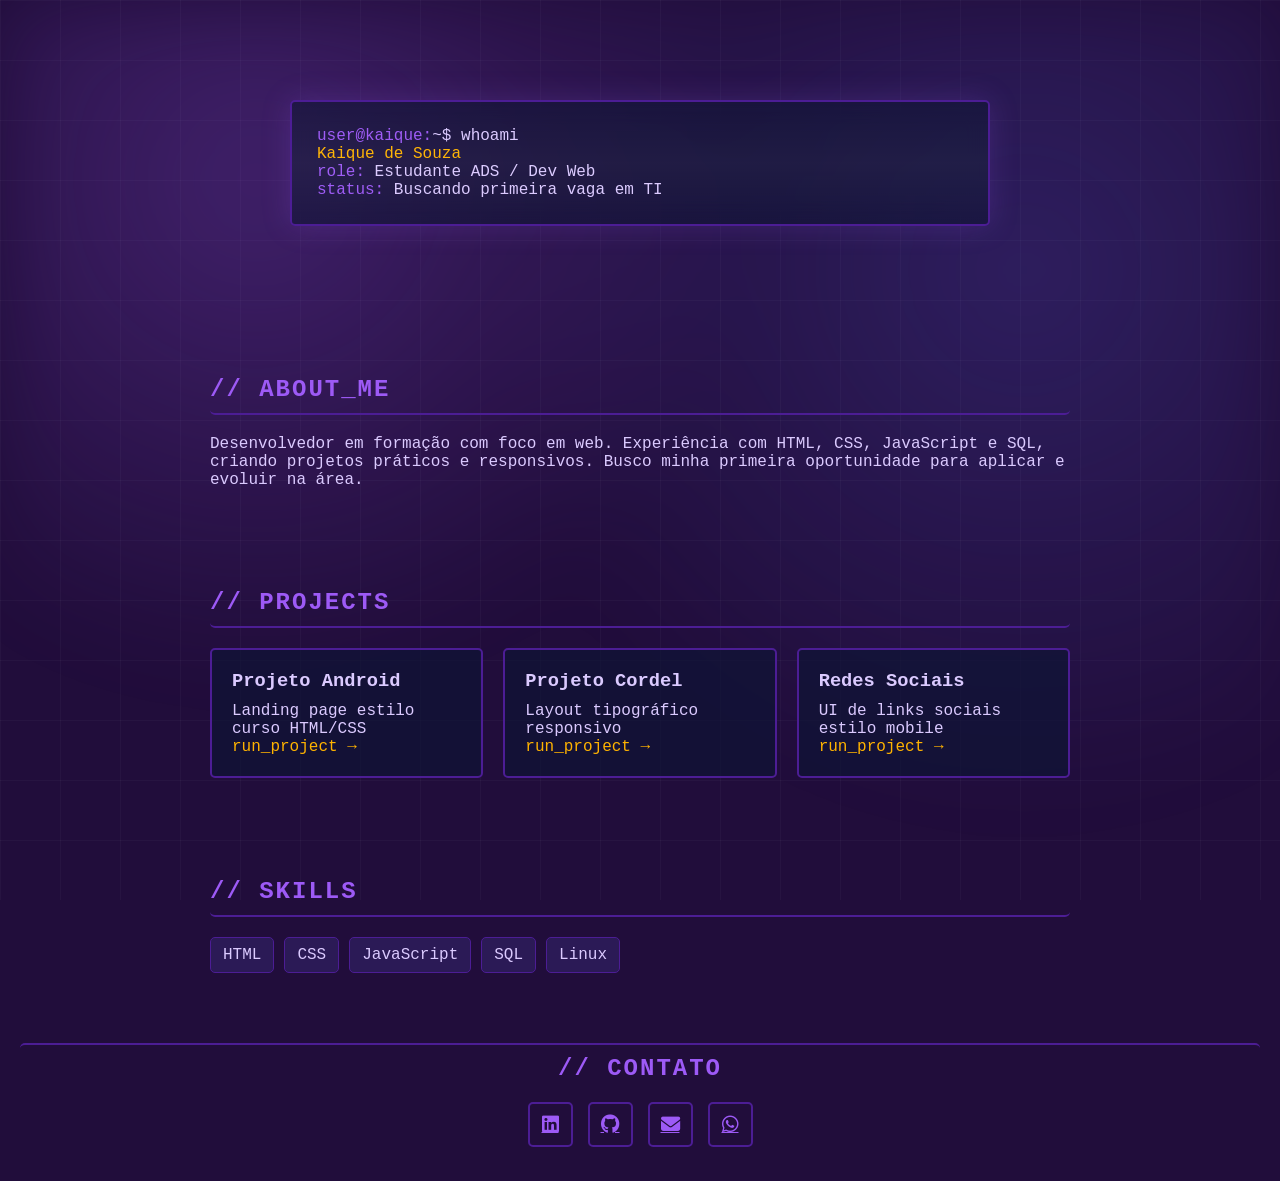
<file: index.html>
<!DOCTYPE html>
<html lang="pt-br">
<head>
  <meta charset="UTF-8">
  <meta name="viewport" content="width=device-width, initial-scale=1.0">
  <title>Kaique | Portfolio</title>
  <link rel="stylesheet" href="https://cdnjs.cloudflare.com/ajax/libs/font-awesome/6.5.0/css/all.min.css">
  <link rel="stylesheet" href="style.css">
</head>
<body>

  <div class="bg-glow"></div>

  <header class="hero">
    <div class="terminal">
      <p><span class="prompt">user@kaique:</span>~$ whoami</p>
      <p class="output">Kaique de Souza</p>
      <p><span class="prompt">role:</span> Estudante ADS / Dev Web</p>
      <p><span class="prompt">status:</span> Buscando primeira vaga em TI</p>
    </div>
  </header>

  <section class="section">
    <h2>// about_me</h2>
    <p>
      Desenvolvedor em formação com foco em web. Experiência com HTML, CSS, JavaScript e SQL, criando projetos práticos e responsivos. Busco minha primeira oportunidade para aplicar e evoluir na área.
    </p>
  </section>

  <section class="section">
    <h2>// projects</h2>

    <div class="grid">

      <div class="card">
        <h3>Projeto Android</h3>
        <p>Landing page estilo curso HTML/CSS</p>
        <a href="projeto-android/index.html">run_project →</a>
      </div>

      <div class="card">
        <h3>Projeto Cordel</h3>
        <p>Layout tipográfico responsivo</p>
        <a href="projeto-cordel/index.html">run_project →</a>
      </div>

      <div class="card">
        <h3>Redes Sociais</h3>
        <p>UI de links sociais estilo mobile</p>
        <a href="projeto-redes/index.html">run_project →</a>
      </div>

    </div>
  </section>

  <section class="section">
    <h2>// skills</h2>

    <div class="skills">
      <span>HTML</span>
      <span>CSS</span>
      <span>JavaScript</span>
      <span>SQL</span>
      <span>Linux</span>
    </div>
  </section>

  <footer>
    <h2>// contato</h2>
    <div class="social-icons">
        <a href="https://www.linkedin.com/in/kaique-souzza-31b0b7207" target="_blank">
            <i class="fab fa-linkedin"></i>
        </a>

        <a href="https://github.com/kaique-docx" target="_blank">
            <i class="fab fa-github"></i>
        </a>

        <a href="mailto:kaiquesouzza0105@gmail.com">
            <i class="fas fa-envelope"></i>
        </a>

        <a href="https://wa.me/5511973519707" target="_blank">
            <i class="fab fa-whatsapp"></i>
        </a>
    </div>
  </footer>

</body>
</html>
</file>
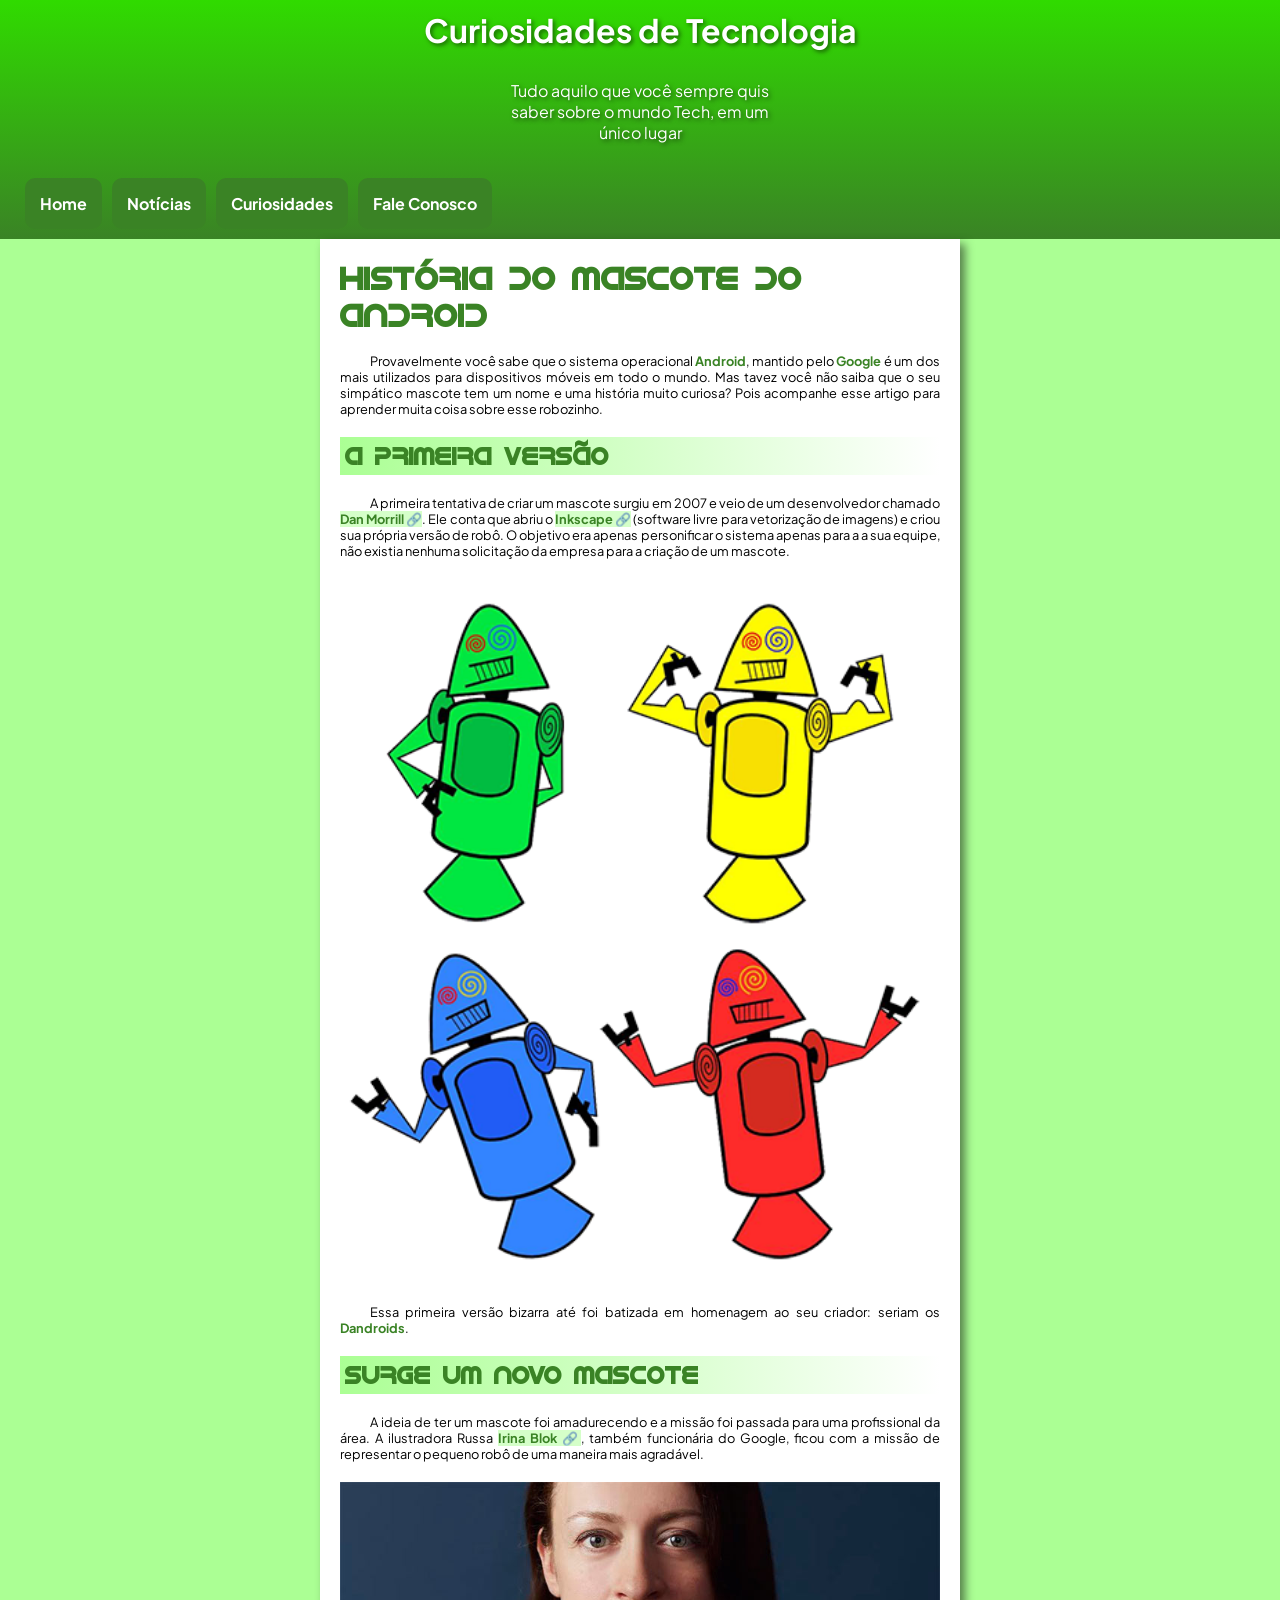
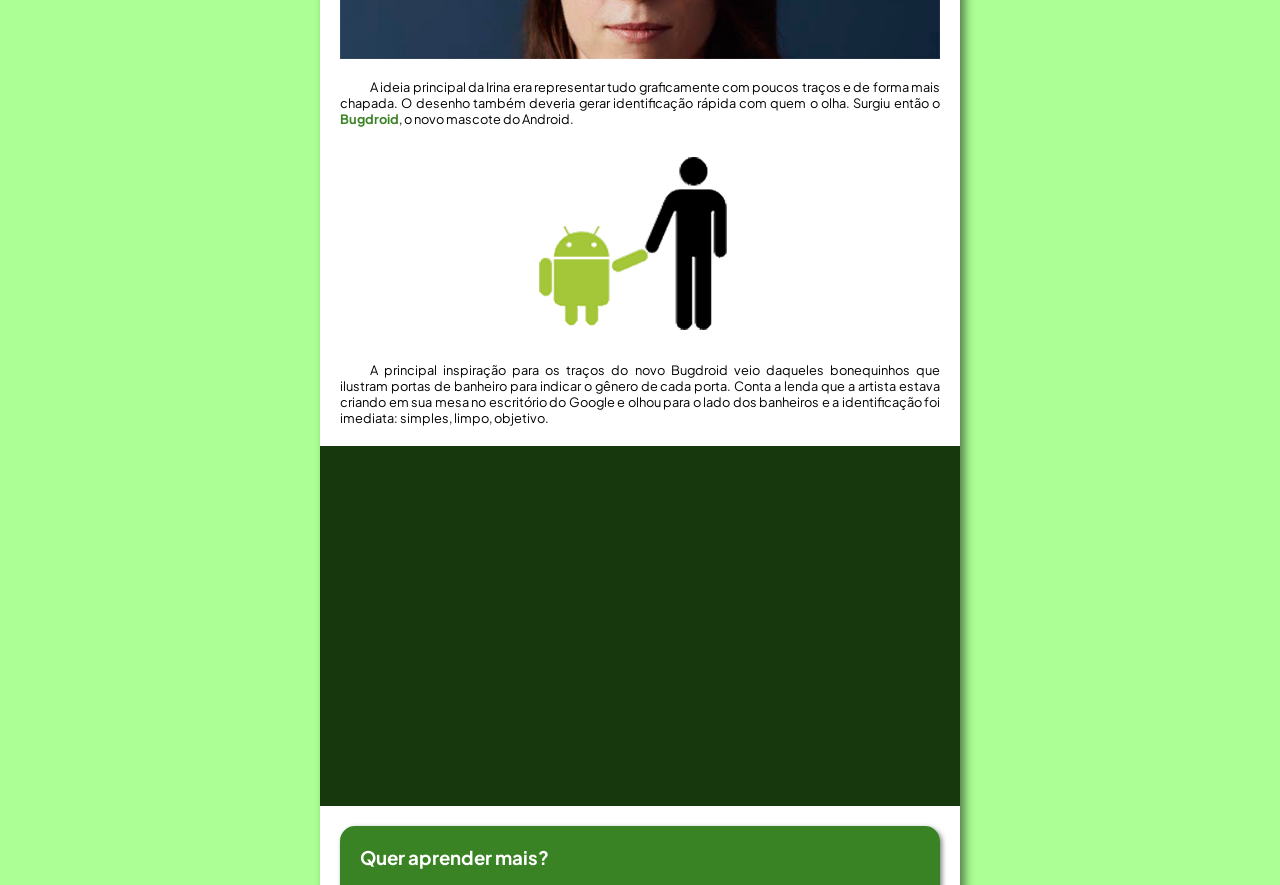
<file: projeto-android/index.html>
<!DOCTYPE html>
<html lang="pt-br">
<head>
    <meta charset="UTF-8">
    <meta name="viewport" content="width=device-width, initial-scale=1.0">
    <title>Como Surgiu o Mascote do Android?</title>
    <link rel="stylesheet" href="style.css">
    <link rel="shortcut icon" href="images/favicon.ico" type="image/x-icon">
</head>
<body>
    <header>
        <h1>Curiosidades de Tecnologia</h1>
        <p id="slogan">Tudo aquilo que você sempre quis saber sobre o mundo Tech, em um único lugar</p>
        <nav>
            <a href="#">Home</a>
            <a href="#">Notícias</a>
            <a href="#">Curiosidades</a>
            <a href="#">Fale Conosco</a>
        </nav>
    </header>
    <main>
        <article>
            <section id="introducao">
                <h1>História do Mascote do Android</h1>
                <p>
                Provavelmente você sabe que o sistema operacional <strong>Android</strong>, mantido pelo <strong>Google</strong> é um dos mais utilizados para dispositivos móveis em todo o mundo. Mas tavez você não saiba que o seu simpático mascote tem um nome e uma história muito curiosa? Pois acompanhe esse artigo para aprender muita coisa sobre esse robozinho.
                </p>
            </section>
            <section>
                <h2>A primeira versão</h2>
                <p>A primeira tentativa de criar um mascote surgiu em 2007 e veio de um desenvolvedor chamado <a href="https://androidcommunity.com/dan-morrill-shows-us-the-android-mascot-that-almost-was-20130103/" target="_blank">Dan Morrill</a>. Ele conta que abriu o <a href="https://inkscape.org/" target="_blank">Inkscape</a> (software livre para vetorização de imagens) e criou sua própria versão de robô. O objetivo era apenas personificar o sistema apenas para a a sua equipe, não existia nenhuma solicitação da empresa para a criação de um mascote.</p>
                <picture>
                    <source media="(max-width: 600px)" srcset="images/dan-droids-pq.png">
                    <img src="images/dan-droids.png" alt="dandroids">
                </picture>
                <p>Essa primeira versão bizarra até foi batizada em homenagem ao seu criador: seriam os <strong>Dandroids</strong>.</p>
            </section>
            <section>
                <h2>Surge um novo mascote</h2>
                <p>A ideia de ter um mascote foi amadurecendo e a missão foi passada para uma profissional da área. A ilustradora Russa <a href="https://www.irinablok.com/" target="_blank">Irina Blok</a>, também funcionária do Google, ficou com a missão de representar o pequeno robô de uma maneira mais agradável.</p>
                <picture>
                    <source media="(max-width: 600px)" srcset="images/irina-blok-pq.jpg">
                    <img src="images/irina-blok.jpg" alt="Irina Blok">
                </picture>
                <p>A ideia principal da Irina era representar tudo graficamente com poucos traços e de forma mais chapada. O desenho também deveria gerar identificação rápida com quem o olha. Surgiu então o <strong>Bugdroid</strong>, o novo mascote do Android.</p>
                <img src="images/bugdroid.png" alt="Bugdroid" id="bugdroid">
                <p>A principal inspiração para os traços do novo Bugdroid veio daqueles bonequinhos que ilustram portas de banheiro para indicar o gênero de cada porta. Conta a lenda que a artista estava criando em sua mesa no escritório do Google e olhou para o lado dos banheiros e a identificação foi imediata: simples, limpo, objetivo.</p>
            </section>
            <div class="video">
                <iframe width="560" height="315" src="https://www.youtube.com/embed/l2UDgpLz20M?si=e8XdJtxLaujp2M8I" title="YouTube video player" frameborder="0" allow="accelerometer; autoplay; clipboard-write; encrypted-media; gyroscope; picture-in-picture; web-share" referrerpolicy="strict-origin-when-cross-origin" allowfullscreen></iframe>
            </div>
            
            <aside>
                <h3>Quer aprender mais?</h3>
                <p>Outro assunto curioso em relação ao Android é que cada versão sempre foi nomeada em homenagem a um doce, em ordem alfabética a partir da versão 1.5 até a 9.0.</p>
                <ul>
                    <li>1.5 - <abbr title="Bolinho">Cupcake</abbr></li>
                    <li>1.6 - <abbr title="Rosquinha">Donut</abbr></li>
                    <li>3.0 - <abbr title="Bomba (Doce)">Eclair</abbr></li>
                    <li>2.2 - <abbr title="Iogurte Congelado">Froyo</abbr></li>
                    <li>2.3 - <abbr title="Biscoito de Gengibre">Gingerbread</abbr></li>
                    <li>3.0 - <abbr title="Favo de Mel">Honeycomb</abbr></li>
                    <li>4.0 - <abbr title="Sanduiche de Sorvete">Ice Cream Sandwich</abbr></li>
                    <li>4.1 - <abbr title="Jujuba">Jelly Bean</abbr></li>
                    <li>4.4 - <abbr title="KitKat">KitKat</abbr></li>
                    <li>5.0 - <abbr title="Pirulito">Lolipop</abbr></li>
                    <li>6.0 - <abbr title="Marximelo">Marshmallow</abbr></li>
                    <li>7.0 - <abbr title="Torrone">Nougat</abbr></li>
                    <li>8.0 - <abbr title="Orererererererereooooo">Oreo</abbr></li>
                    <li>9.0 - <abbr title="Torta">Pie</abbr></li>
                </ul>
                <p>Infelizmente, o <strong>Android Q</strong> não existiu, pois o Google resolveu pôr fim a essa divertida prática e começou a usar numerações, o que deu origem ao Android 10.</p>
                <p>Acesse aqui o site <a href="https://www.android.com/why-android/" target="_blank">Android History</a> para conhecer a sequência das versões "adocicadas" e o que cada uma trouxe para o sistema Android.</p>
            </aside>
            <p>Então é isso! Espero que você tenha gostado do nosso artigo com essa curiosidade sobre o sistema Android e seu simpático mascote.</p>
        </article>
    </main>
    <footer>
        Site criado por <a href="https://github.com/kaique-docx" target="_blank">Kaique de Souza</a> a fim de sair da procrastinação.
    </footer>
</body>
</html>
</file>
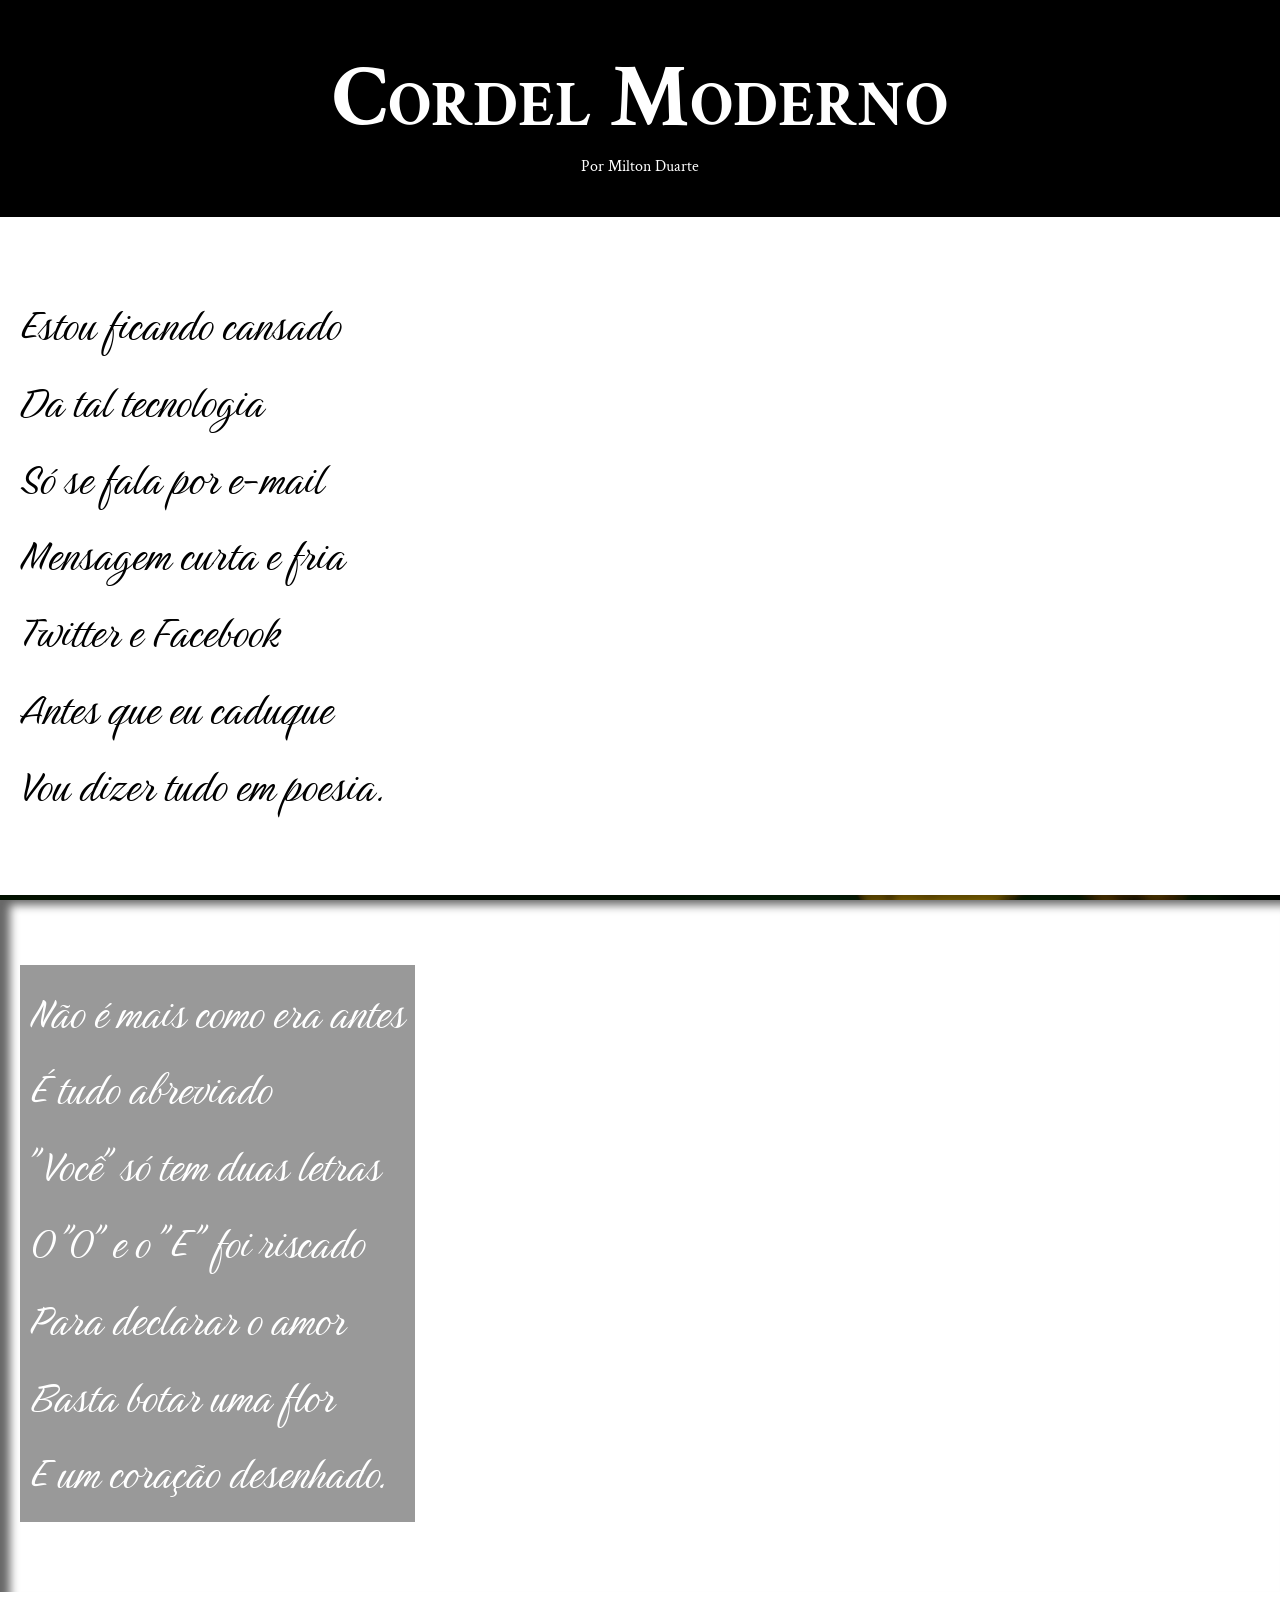
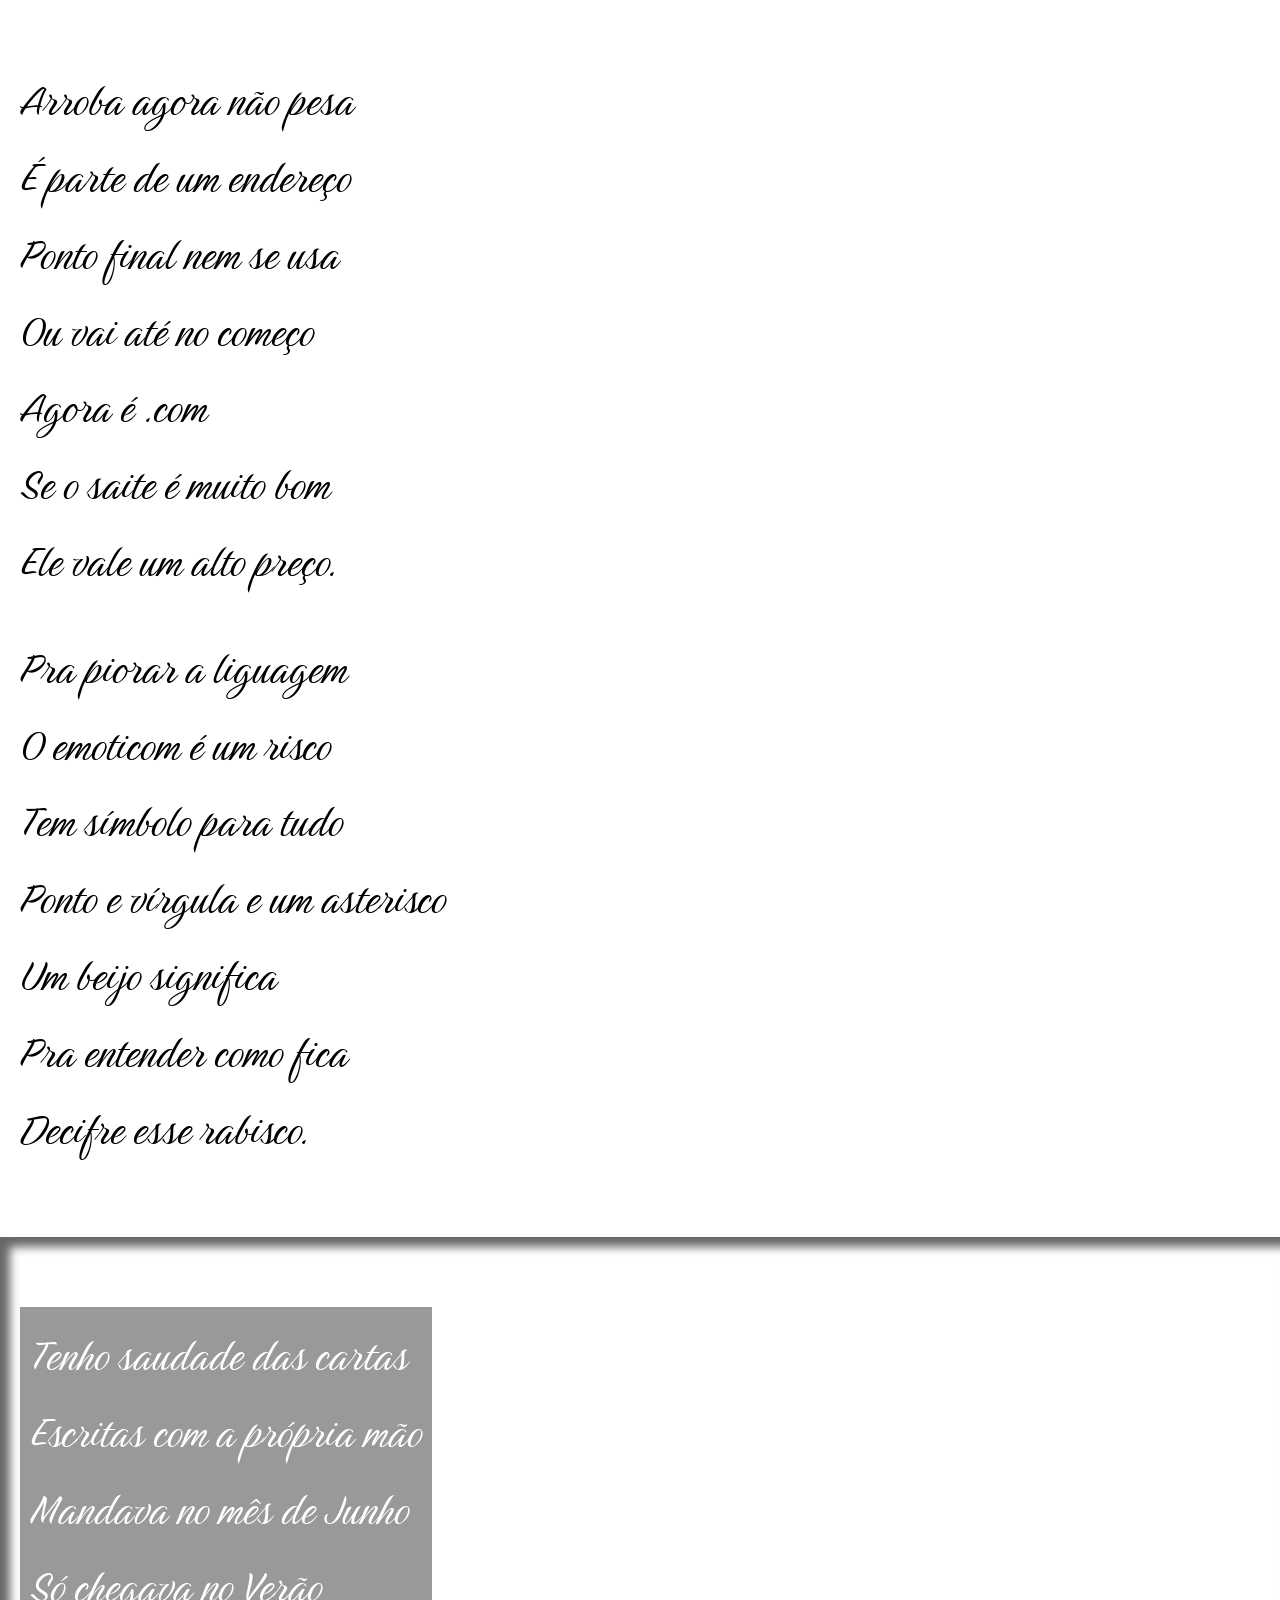
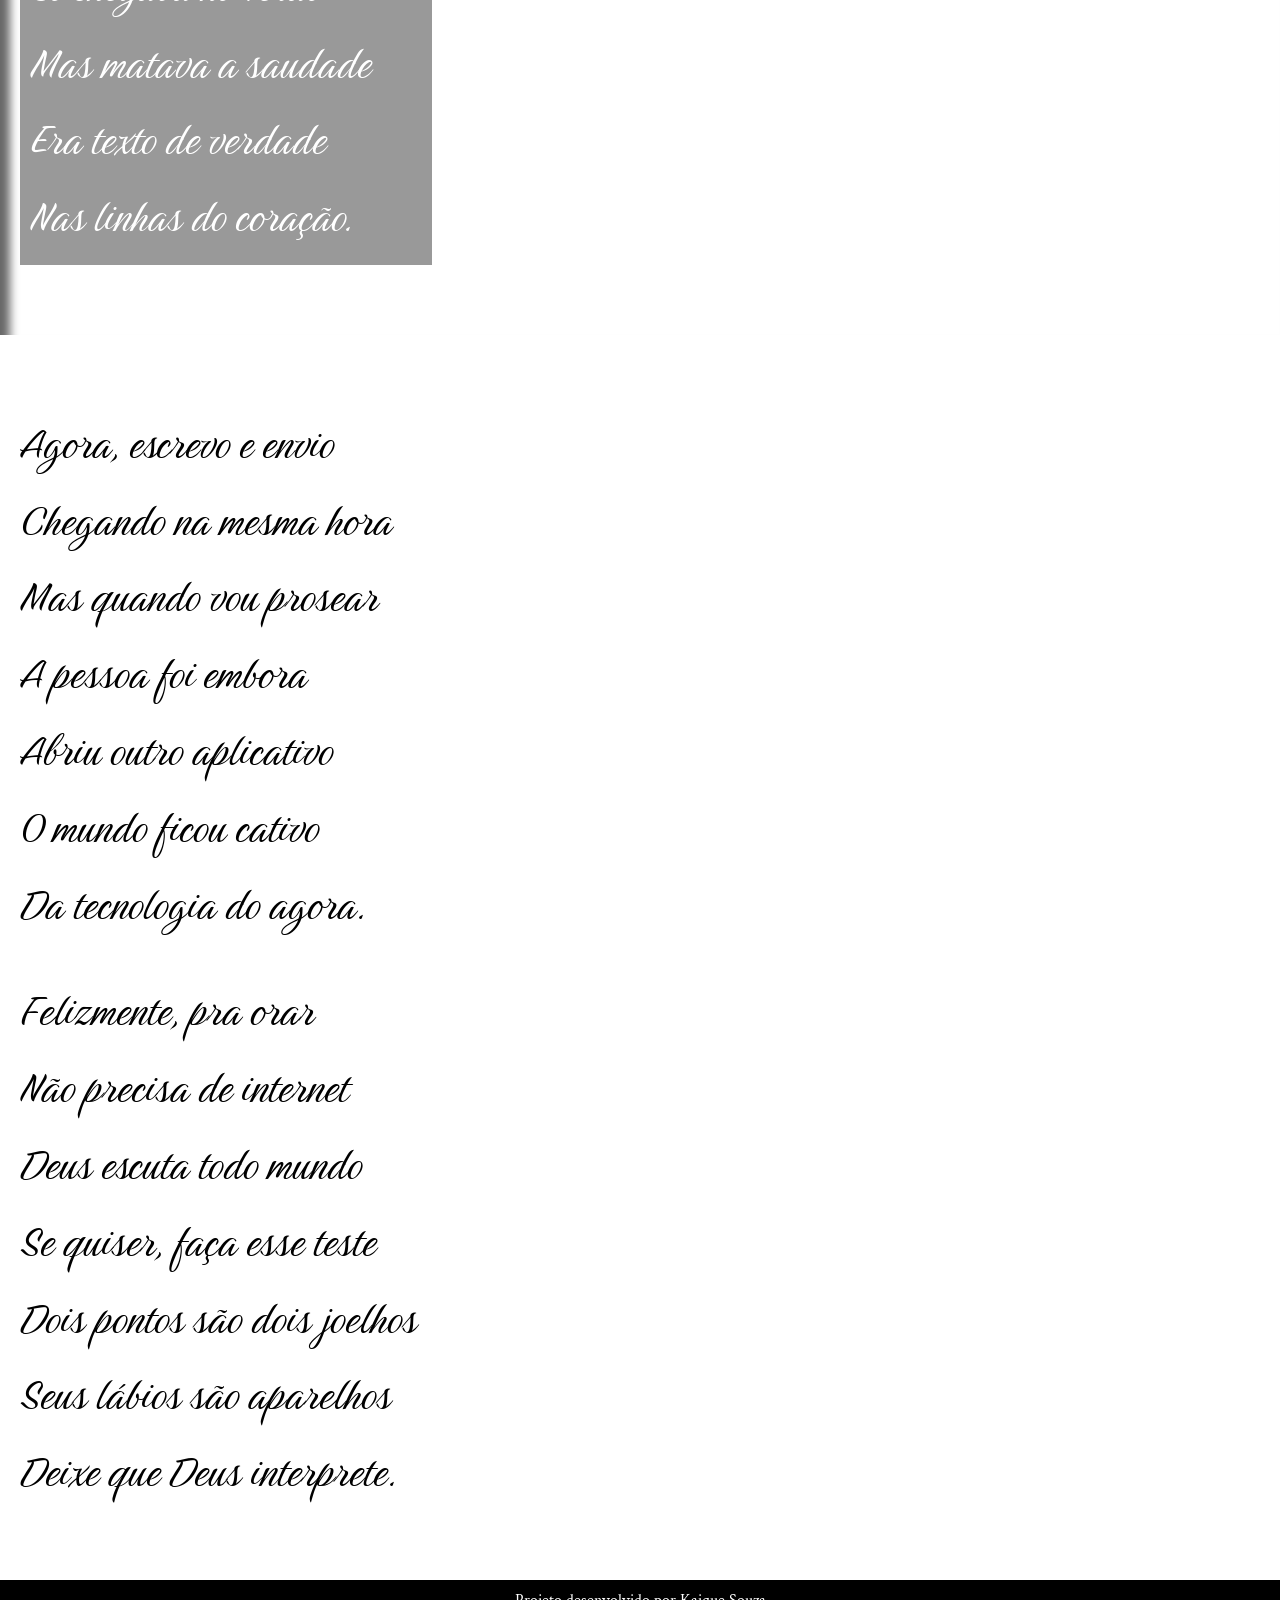
<file: projeto-cordel/index.html>
<!DOCTYPE html>
<html lang="pt-br">
<head>
    <meta charset="UTF-8">
    <meta name="viewport" content="width=device-width, initial-scale=1.0">
    <title>Cordel Moderno</title>
    <link rel="stylesheet" href="styles/style.css">
</head>
<body>
    <header>
        <h1>Cordel Moderno</h1>
        <p>Por <a href="https://www.recantodasletras.com.br/poesias/3186743" target="_blank">Milton Duarte</a></p>
    </header>

    <section class="normal">
        <p>
            Estou ficando cansado <br>
            Da tal tecnologia <br>
            Só se fala por e-mail <br>
            Mensagem curta e fria <br>
            Twitter e Facebook <br>
            Antes que eu caduque <br>
            Vou dizer tudo em poesia.
        </p>
    </section>
    <section class="imagem" id="img1">
        <p>
            Não é mais como era antes <br>
            É tudo abreviado <br>
            "Você" só tem duas letras <br>
            O "O" e o "E" foi riscado <br>
            Para declarar o amor <br>
            Basta botar uma flor <br>
            E um coração desenhado.
        </p>
    </section>
    <section class="normal">
        <p>
            Arroba agora não pesa <br>
            É parte de um endereço <br>
            Ponto final nem se usa <br>
            Ou vai até no começo <br>
            Agora é .com <br>
            Se o saite é muito bom <br>
            Ele vale um alto preço.
        </p>
        <p>
            Pra piorar a liguagem <br>
            O emoticom é um risco <br>
            Tem símbolo para tudo <br>
            Ponto e vírgula e um asterisco <br>
            Um beijo significa <br>
            Pra entender como fica <br>
            Decifre esse rabisco.
        </p>
    </section>
    <section class="imagem" id="img2">
        <p>
            Tenho saudade das cartas <br>
            Escritas com a própria mão <br>
            Mandava no mês de Junho <br>
            Só chegava no Verão <br>
            Mas matava a saudade <br>
            Era texto de verdade <br>
            Nas linhas do coração.
        </p>
    </section>
    <section class="normal">
        <p>
            Agora, escrevo e envio <br>
            Chegando na mesma hora <br>
            Mas quando vou prosear <br>
            A pessoa foi embora <br>
            Abriu outro aplicativo <br>
            O mundo ficou cativo <br>
            Da tecnologia do agora.
        </p>
        <p>
            Felizmente, pra orar <br>
            Não precisa de internet <br>
            Deus escuta todo mundo <br>
            Se quiser, faça esse teste <br>
            Dois pontos são dois joelhos <br>
            Seus lábios são aparelhos <br>
            Deixe que Deus interprete.
        </p>
    </section>

    <footer>
        <p>Projeto desenvolvido por <a href="https://github.com/kaique-docx" target="_blank">Kaique Souza</a></p>
    </footer>
</body>
</html>
</file>
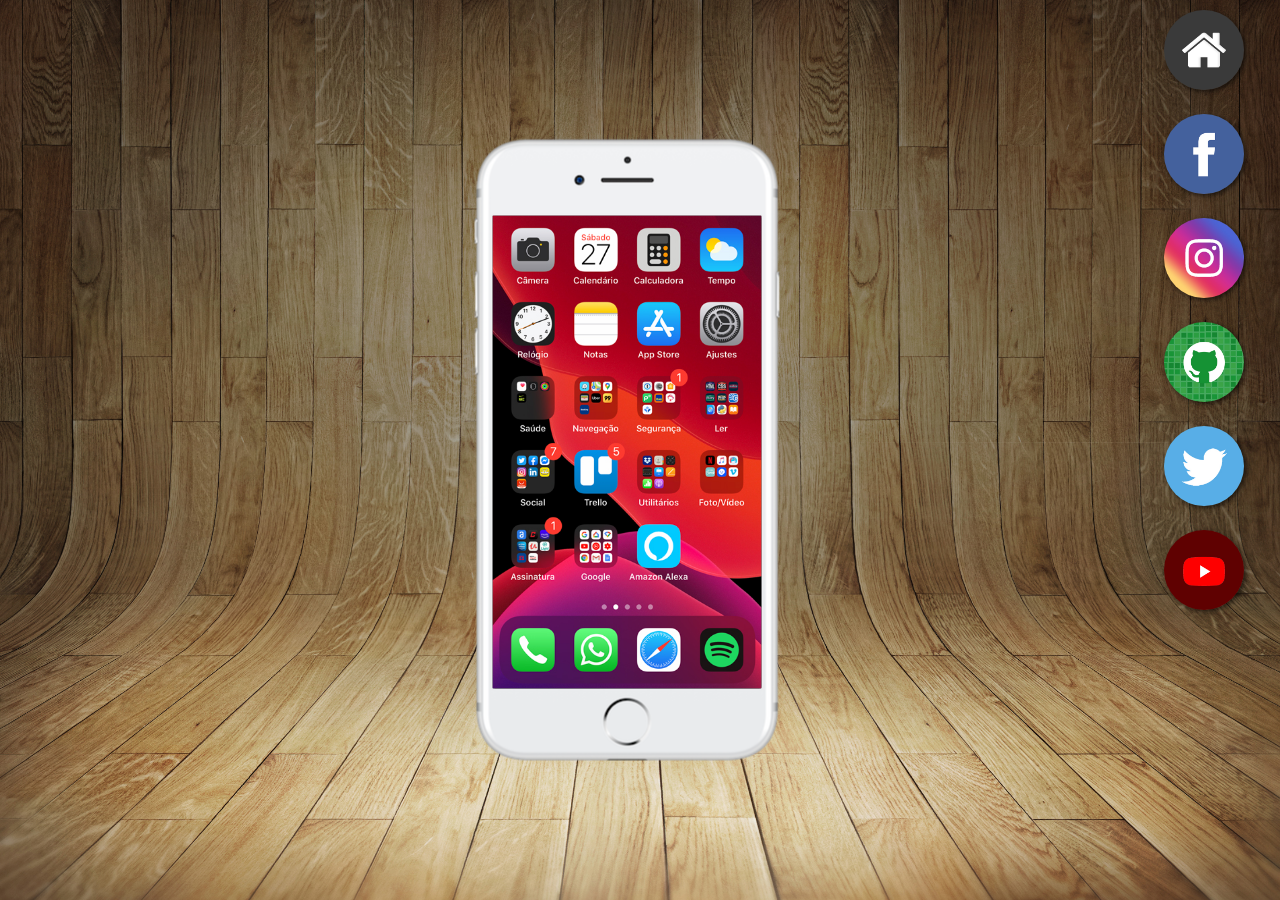
<file: projeto-redes/index.html>
<!DOCTYPE html>
<html lang="pt-br">
<head>
    <meta charset="UTF-8">
    <meta name="viewport" content="width=device-width, initial-scale=1.0">
    <link rel="stylesheet" href="style.css">
    <link rel="icon" href="favicon.ico" type="image/x-icon">
    <title>Redes Sociais</title>
</head>
<body>
    <main>
        <section id="tel">
            <iframe src="pages/home.html" frameborder="0" name="tela"></iframe>
        </section>
        <section id="btns">
            <a href="pages/home.html" target="tela"><img src="images/logo-home.jpg" alt="home"></a><br>
            <a href="pages/facebook.html" target="tela"><img src="images/logo-facebook.jpg" alt="facebook"></a><br>
            <a href="pages/instagram.html" target="tela"><img src="images/logo-instagram.jpg" alt="home"></a><br>
            <a href="pages/github.html" target="tela"><img src="images/logo-github.jpg" alt="home"></a><br>
            <a href="pages/twitter.html" target="tela"><img src="images/logo-twitter.jpg" alt="home"></a><br>
            <a href="pages/youtube.html" target="tela"><img src="images/logo-youtube.jpg" alt="home"></a>
        </section>
    </main>
</body>
</html>
</file>
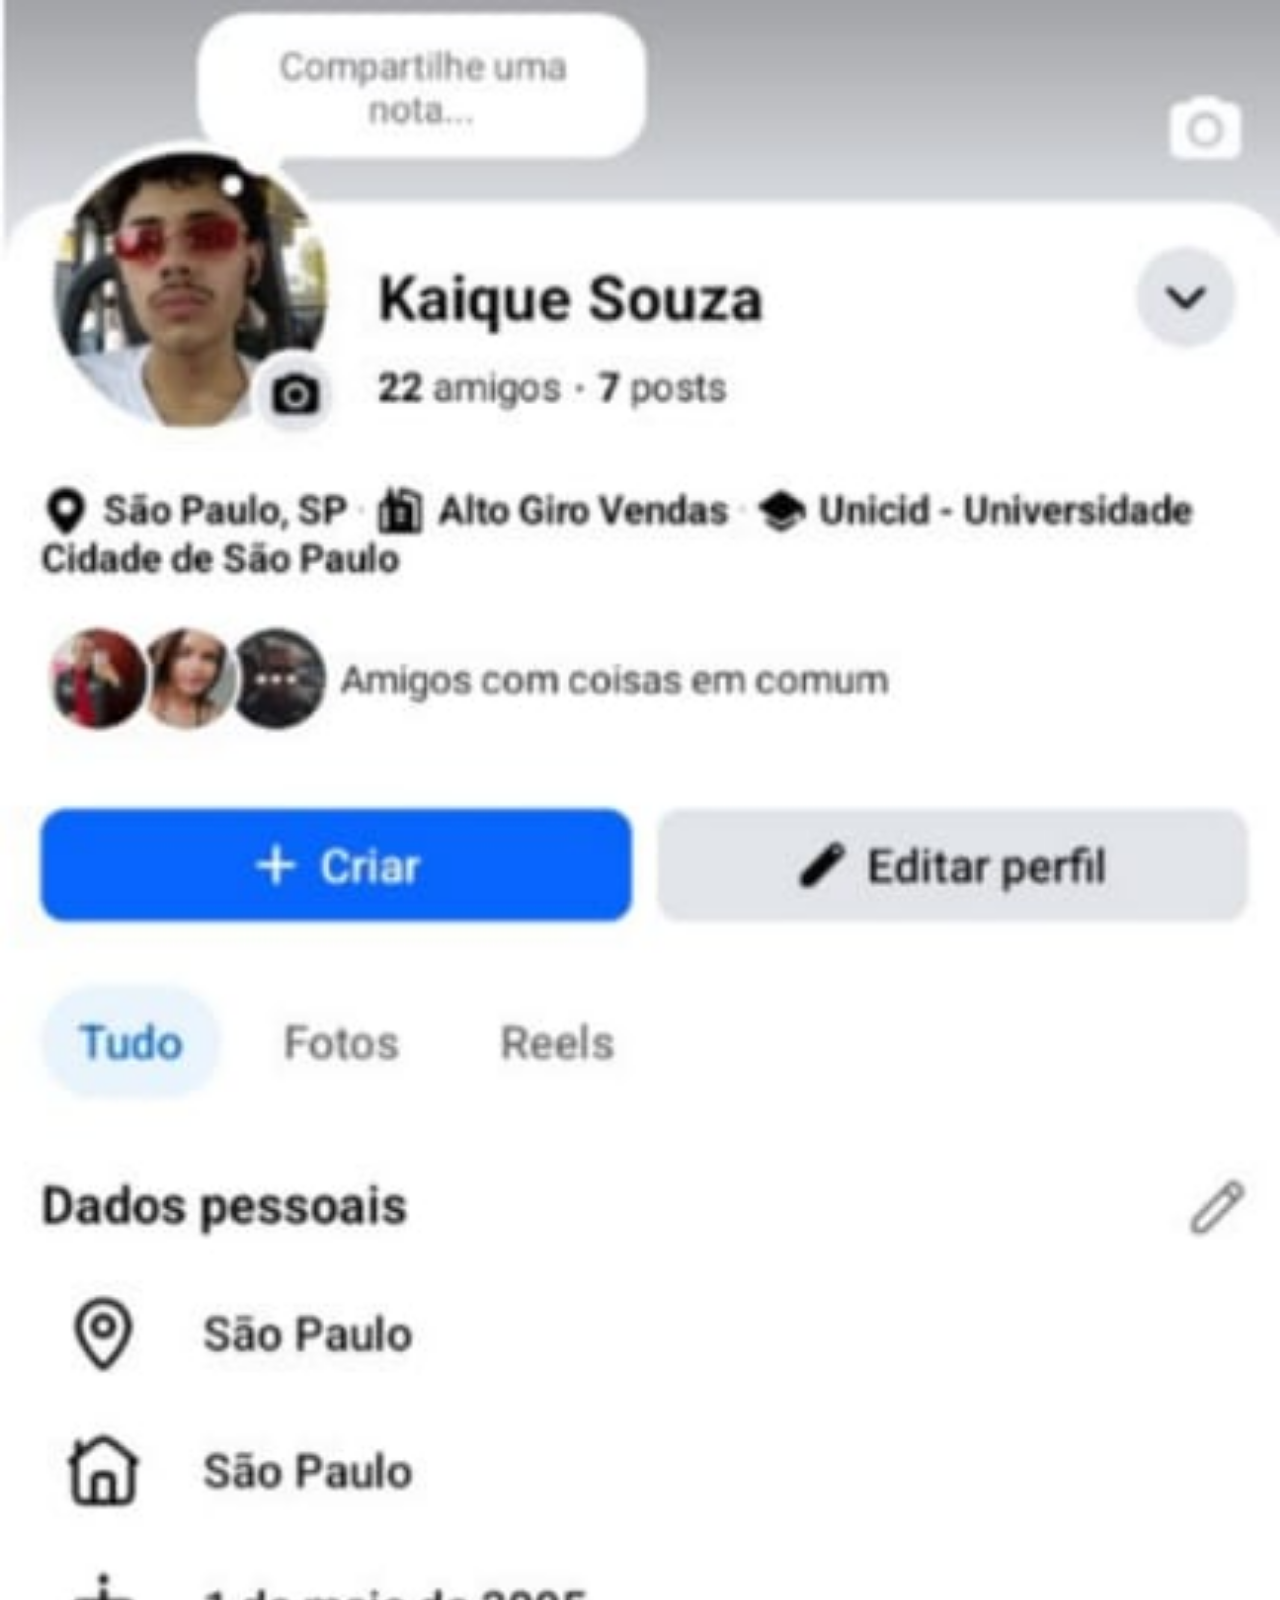
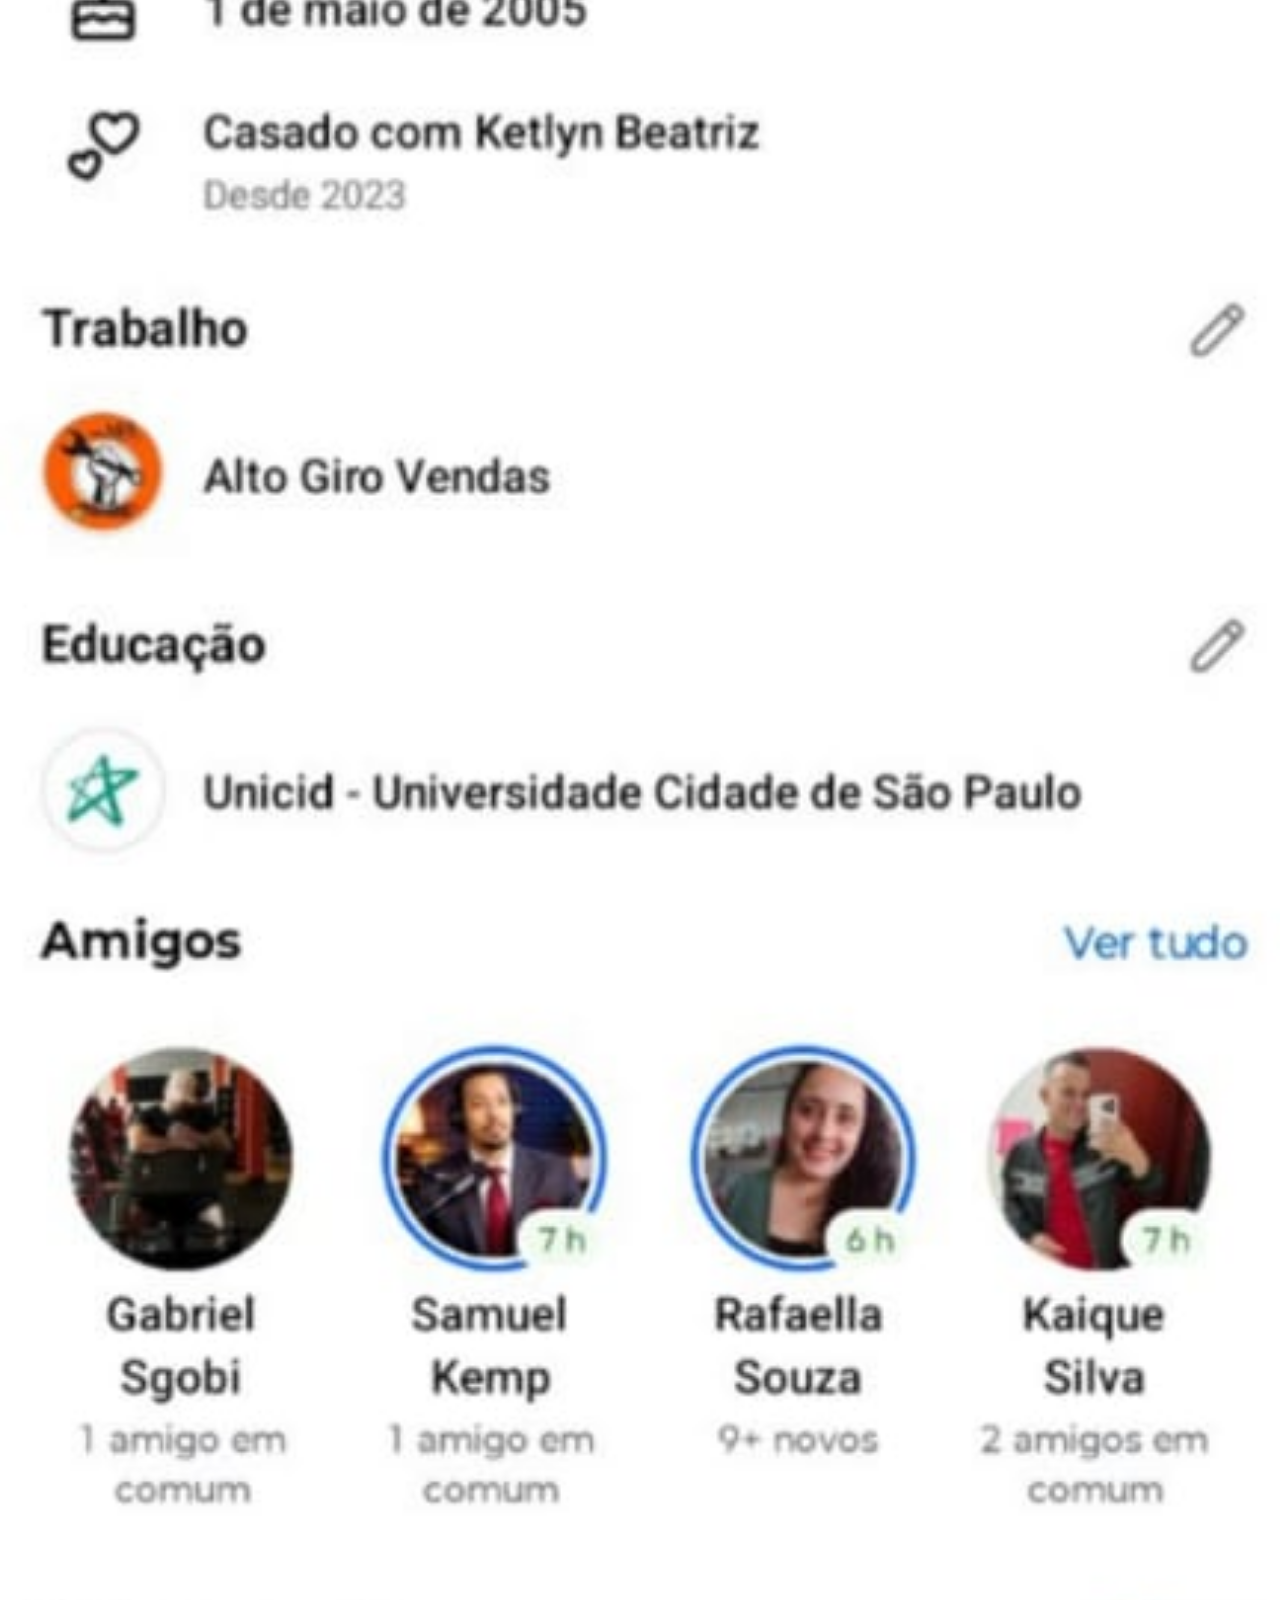
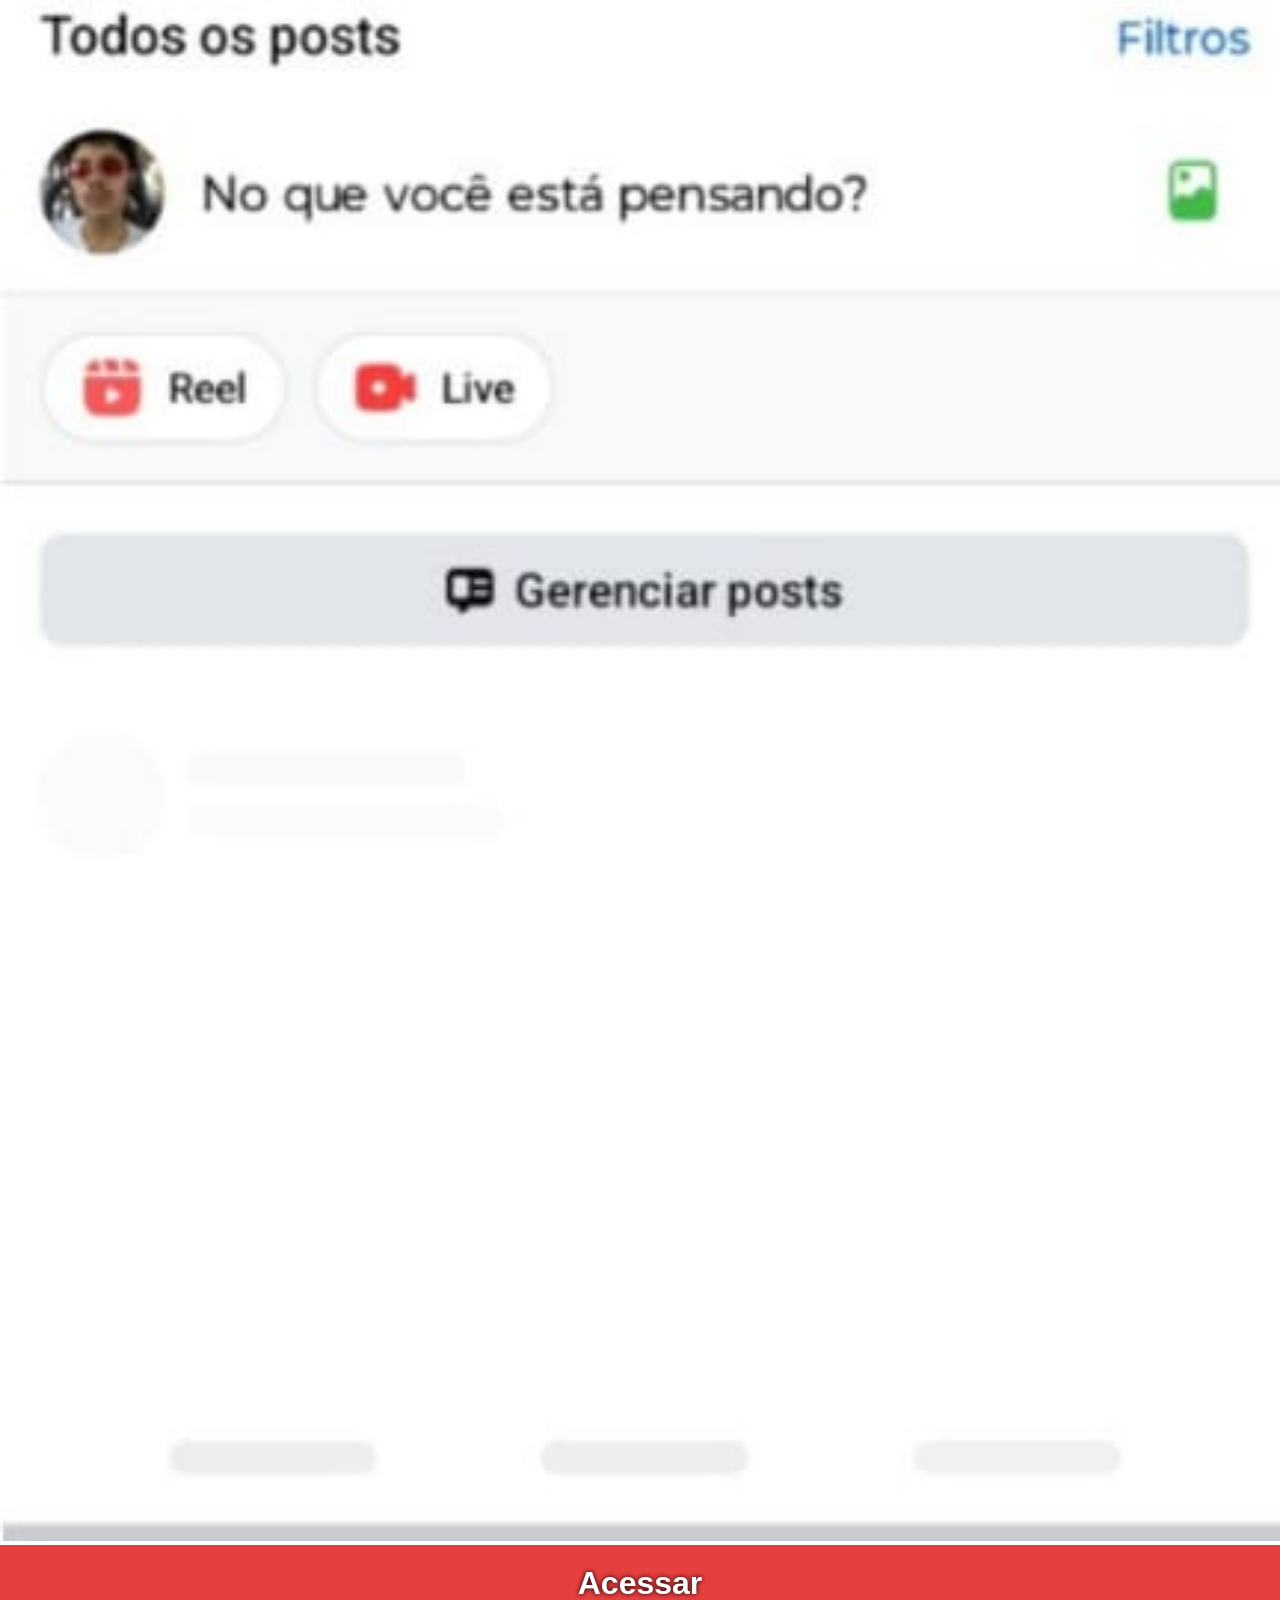
<file: projeto-redes/pages/facebook.html>
<!DOCTYPE html>
<html lang="pt-br">
<head>
    <meta charset="UTF-8">
    <meta name="viewport" content="width=device-width, initial-scale=1.0">
    <title>Document</title>
    <style>
        *{
            margin: 0px;
            padding: 0px;
        }

        ::-webkit-scrollbar{
            width: 0px;
            height: 0px;
        }

        body {
            font-family: 'Segoe UI', Tahoma, Geneva, Verdana, sans-serif;
            margin: 0px;
            padding: 0px;
            background-size: black;
        }
        
        img {
            margin: 0px;
            width: 100dvw;
        }
        footer {
            height: 80px;
            padding: 20px;
            margin: 0px;
            background-color: #e53f3f;
        }
        footer > a {
            display: block;
            color: white;
            font-weight: bold;
            font-size: 2em;
            text-align: center;
            text-decoration: none;
            text-shadow: 0px 0px 5px #000000ff;
            transition: all 0.3s;
        }

        footer > a:hover {
            scale: 1.1;
            text-shadow: 0px 0px 10px #000000ff;
            text-decoration: underline;
        }
    </style>
</head>
<body>
    <img src="../images/facebook.jpeg" alt="Meu Youtube">
    <footer>
        <a href="https://www.facebook.com/share/1CgHGS1Xnq/" target="_blank">Acessar</a>
    </footer>
</body>
</html>
</file>
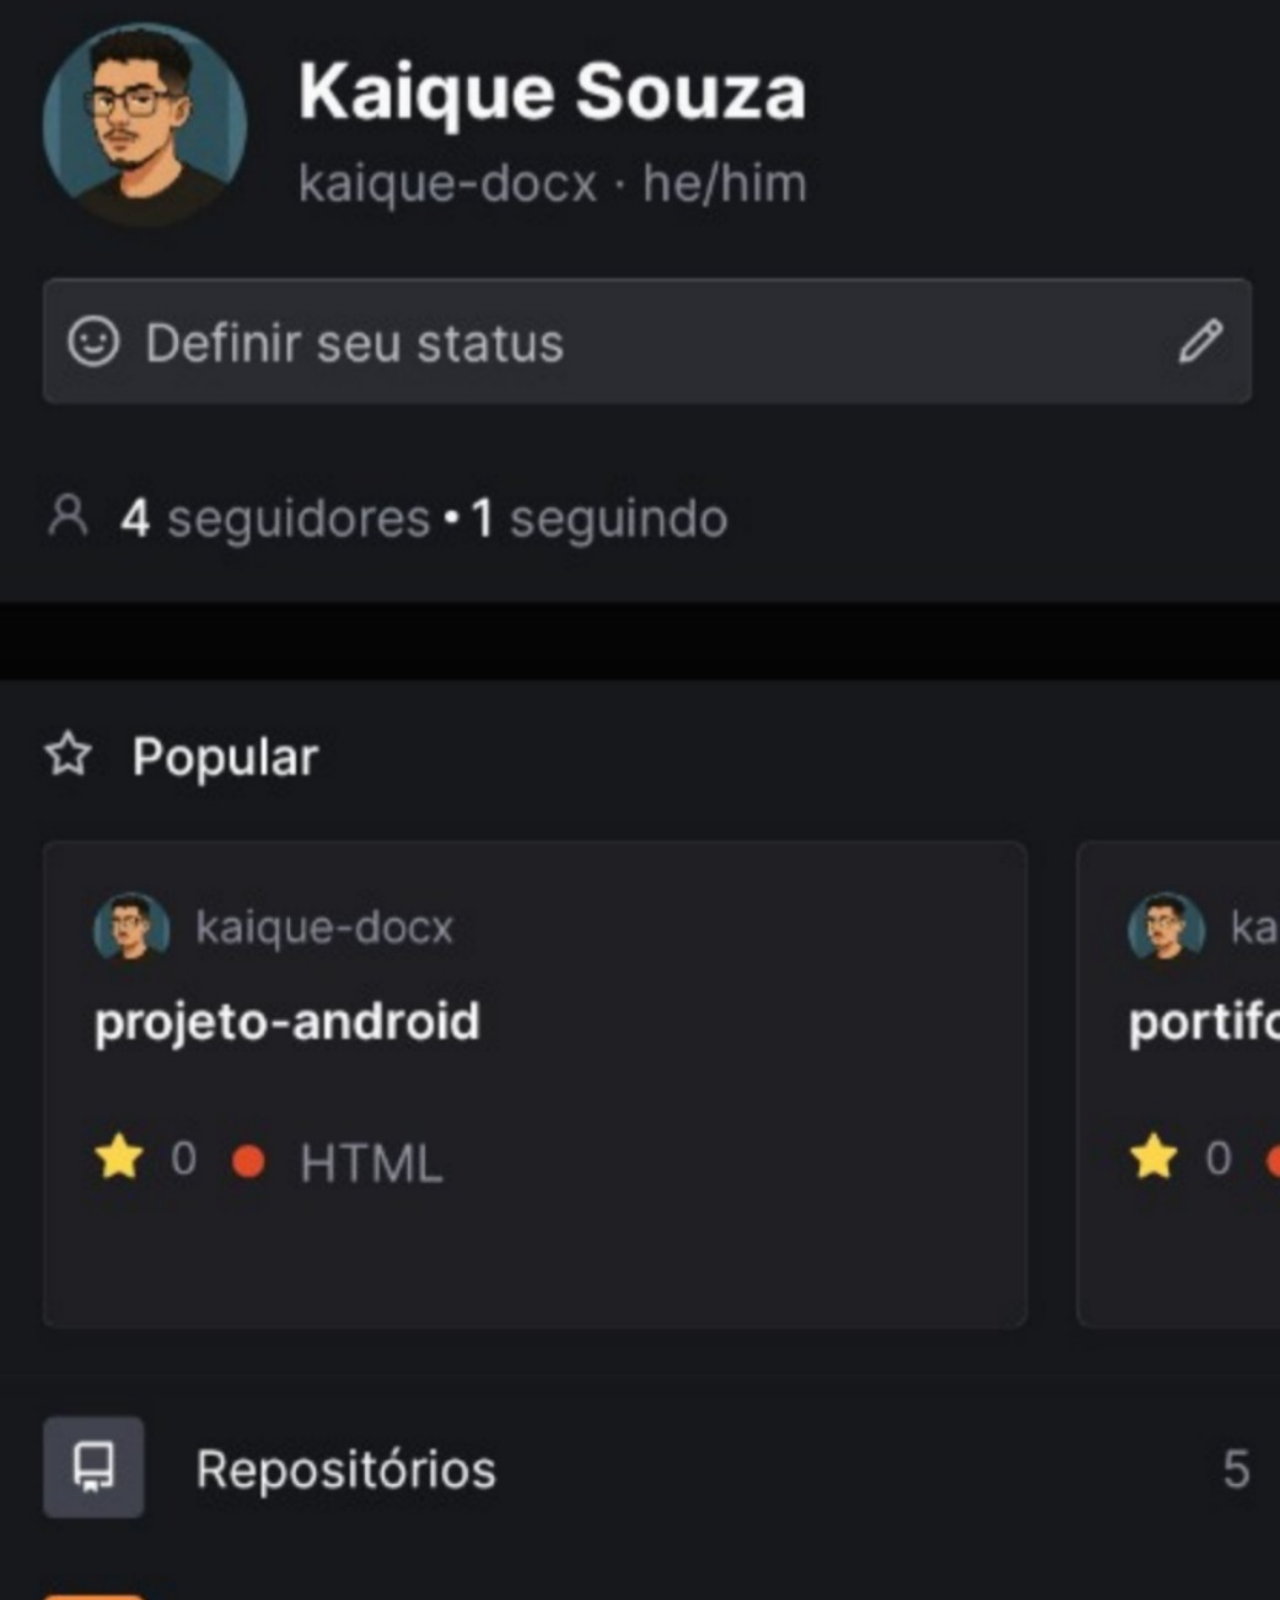
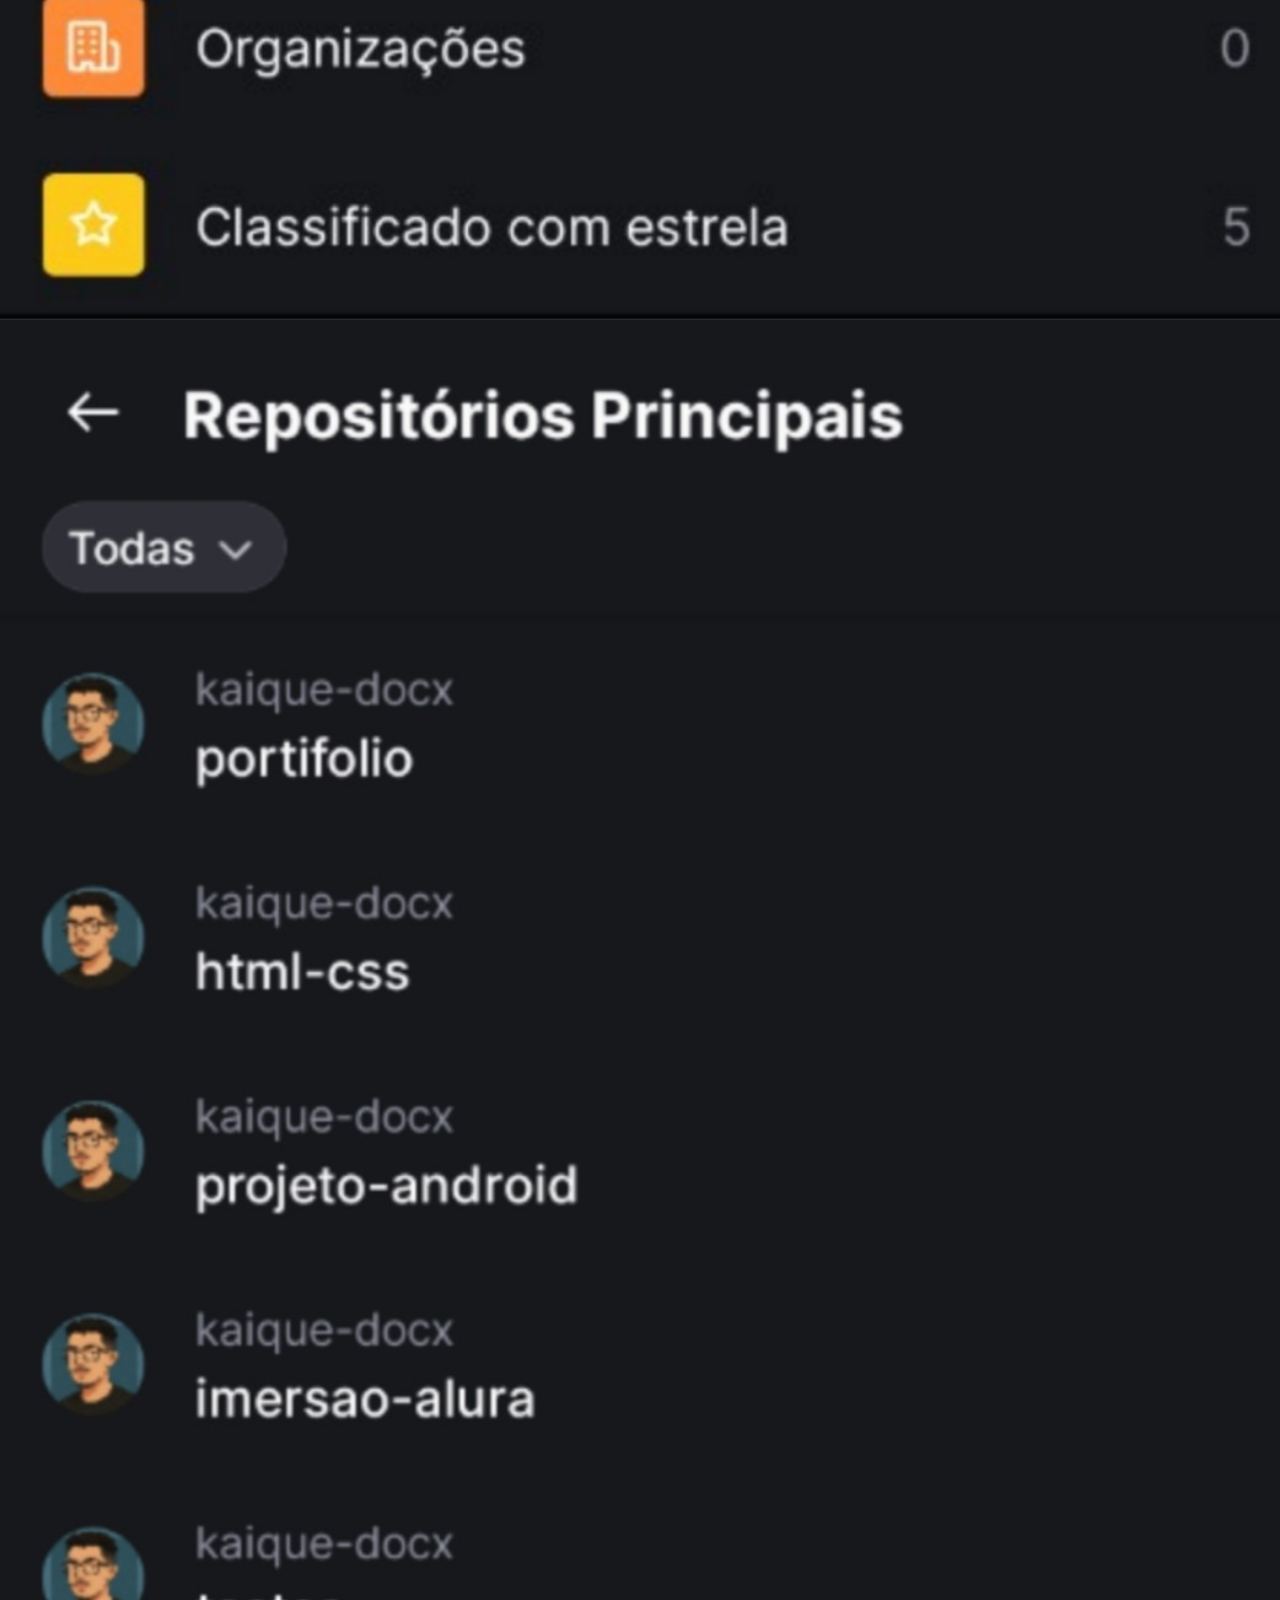
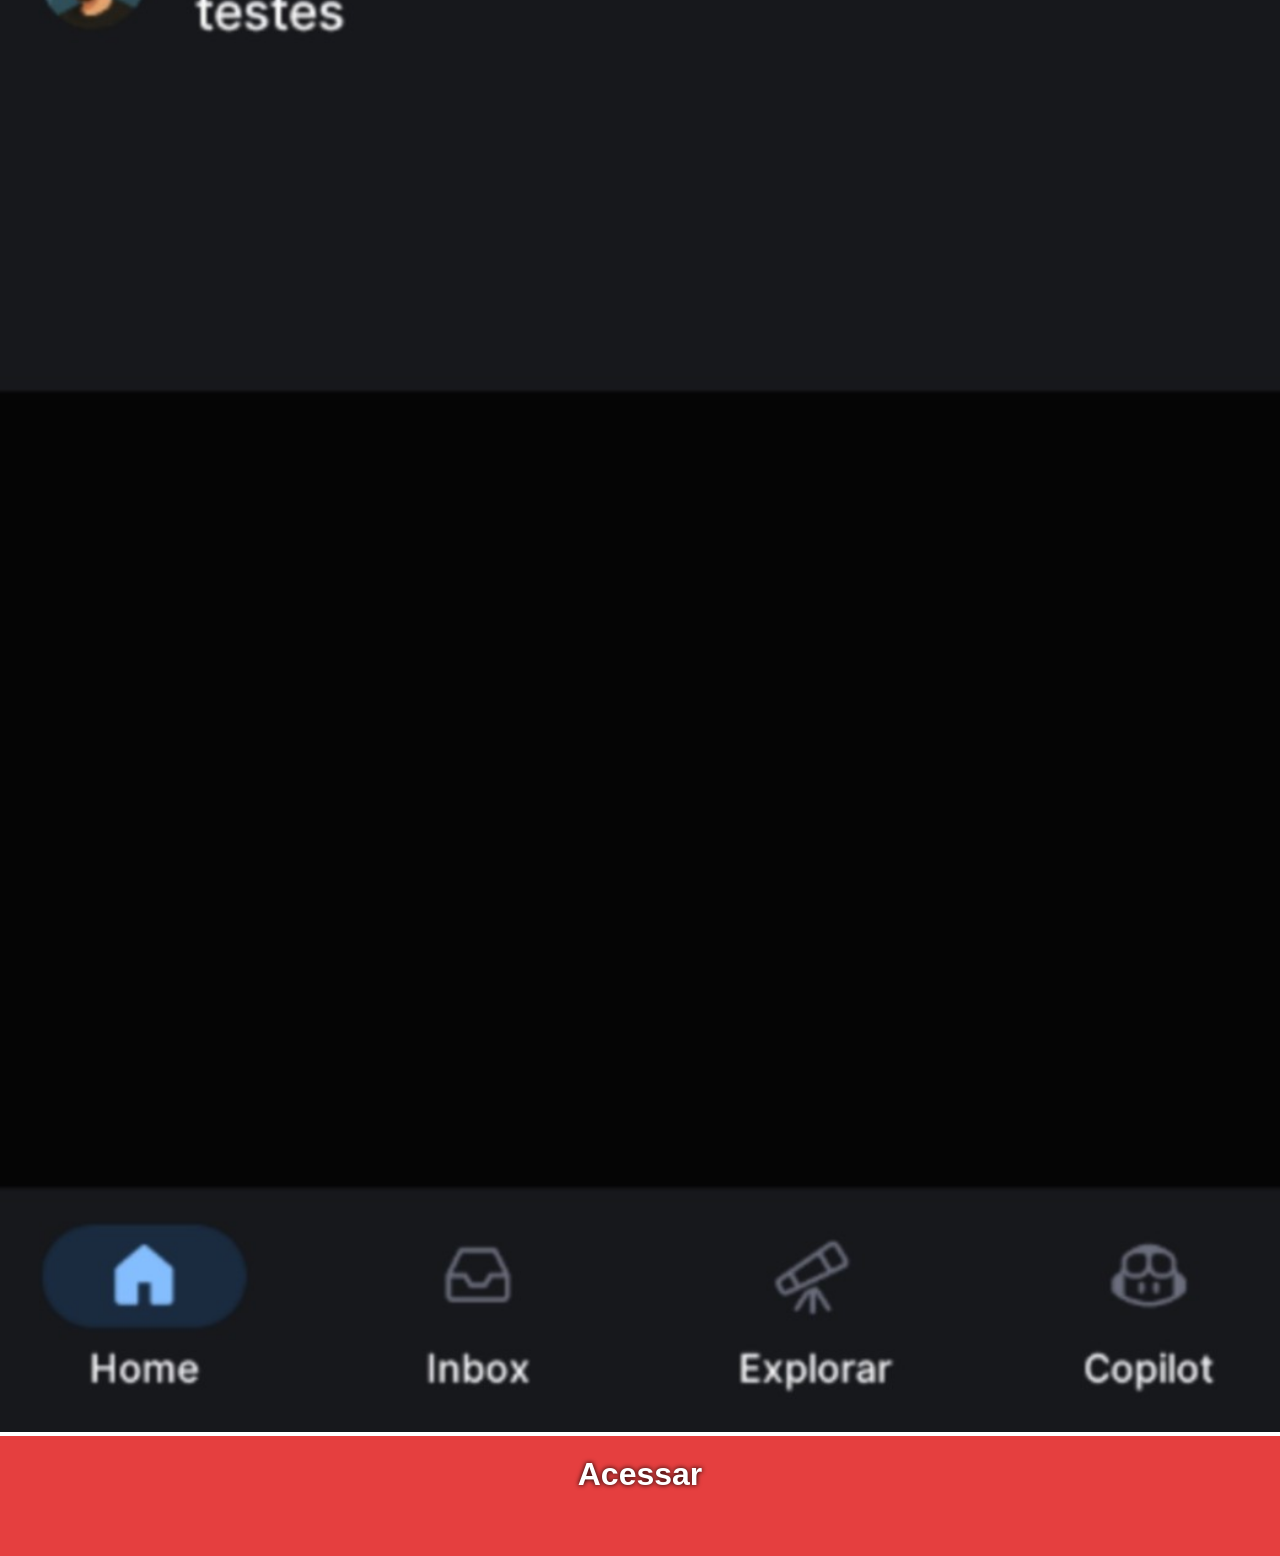
<file: projeto-redes/pages/github.html>
<!DOCTYPE html>
<html lang="pt-br">
<head>
    <meta charset="UTF-8">
    <meta name="viewport" content="width=device-width, initial-scale=1.0">
    <title>Document</title>
    <style>
        *{
            margin: 0px;
            padding: 0px;
        }

        ::-webkit-scrollbar{
            width: 0px;
            height: 0px;
        }

        body {
            font-family: 'Segoe UI', Tahoma, Geneva, Verdana, sans-serif;
            margin: 0px;
            padding: 0px;
            background-size: black;
        }
        
        img {
            margin: 0px;
            width: 100dvw;
        }
        footer {
            height: 80px;
            padding: 20px;
            margin: 0px;
            background-color: #e53f3f;
        }
        footer > a {
            display: block;
            color: white;
            font-weight: bold;
            font-size: 2em;
            text-align: center;
            text-decoration: none;
            text-shadow: 0px 0px 5px #000000ff;
            transition: all 0.3s;
        }

        footer > a:hover {
            scale: 1.1;
            text-shadow: 0px 0px 10px #000000ff;
            text-decoration: underline;
        }
    </style>
</head>
<body>
    <img src="../images/github.jpeg" alt="Meu Youtube">
    <footer>
        <a href="https://www.github.com/kaique-docx" target="_blank">Acessar</a>
    </footer>
</body>
</html>
</file>
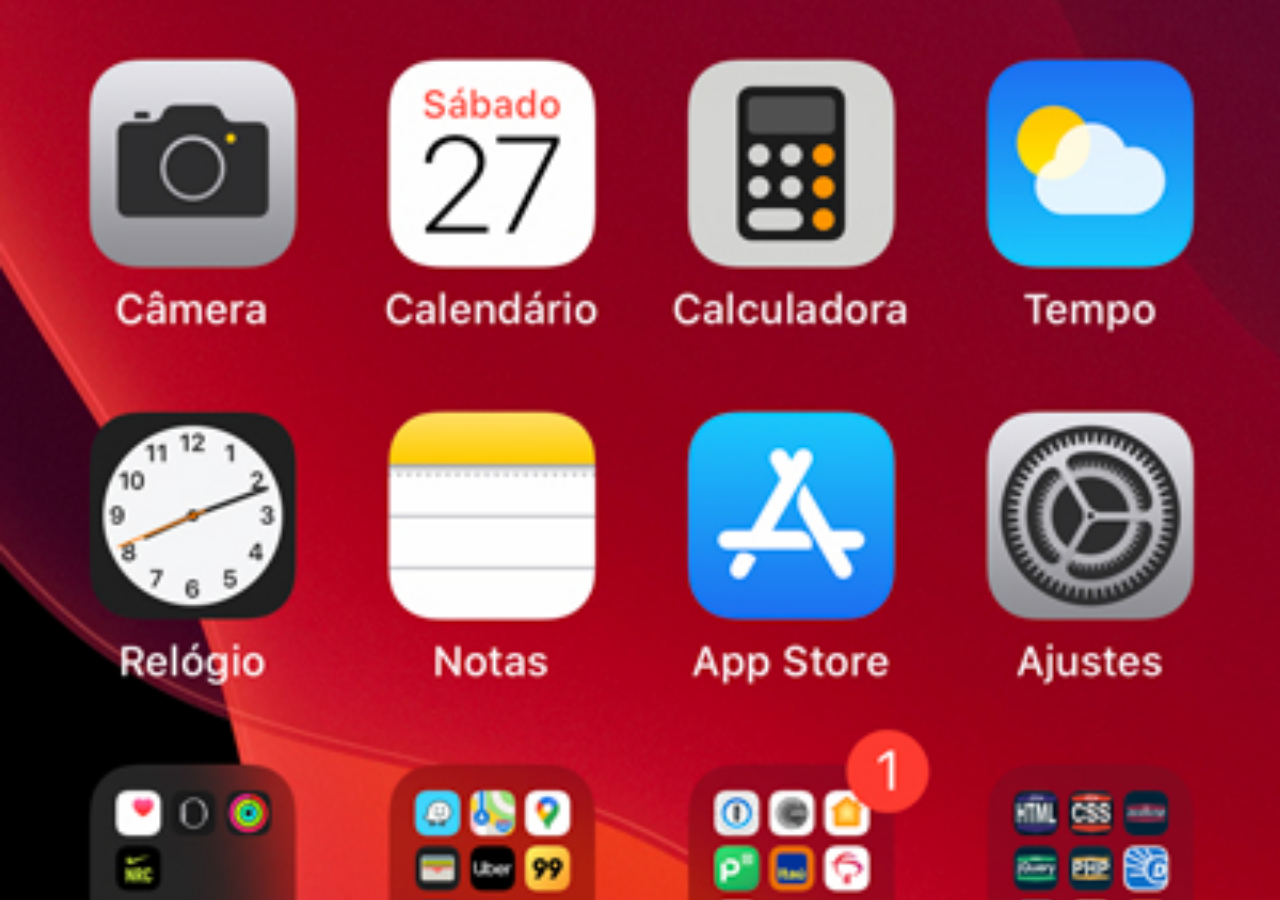
<file: projeto-redes/pages/home.html>
<!DOCTYPE html>
<html lang="pt-br">
<head>
    <meta charset="UTF-8">
    <meta name="viewport" content="width=device-width, initial-scale=1.0">
    <title>Document</title>
    <style>
        body {
            height: 100px;
            background: black url(../images/tela-home.jpg) center top no-repeat fixed;
            background-size: cover;
        }
    </style>
</head>
<body>
    
</body>
</html>
</file>
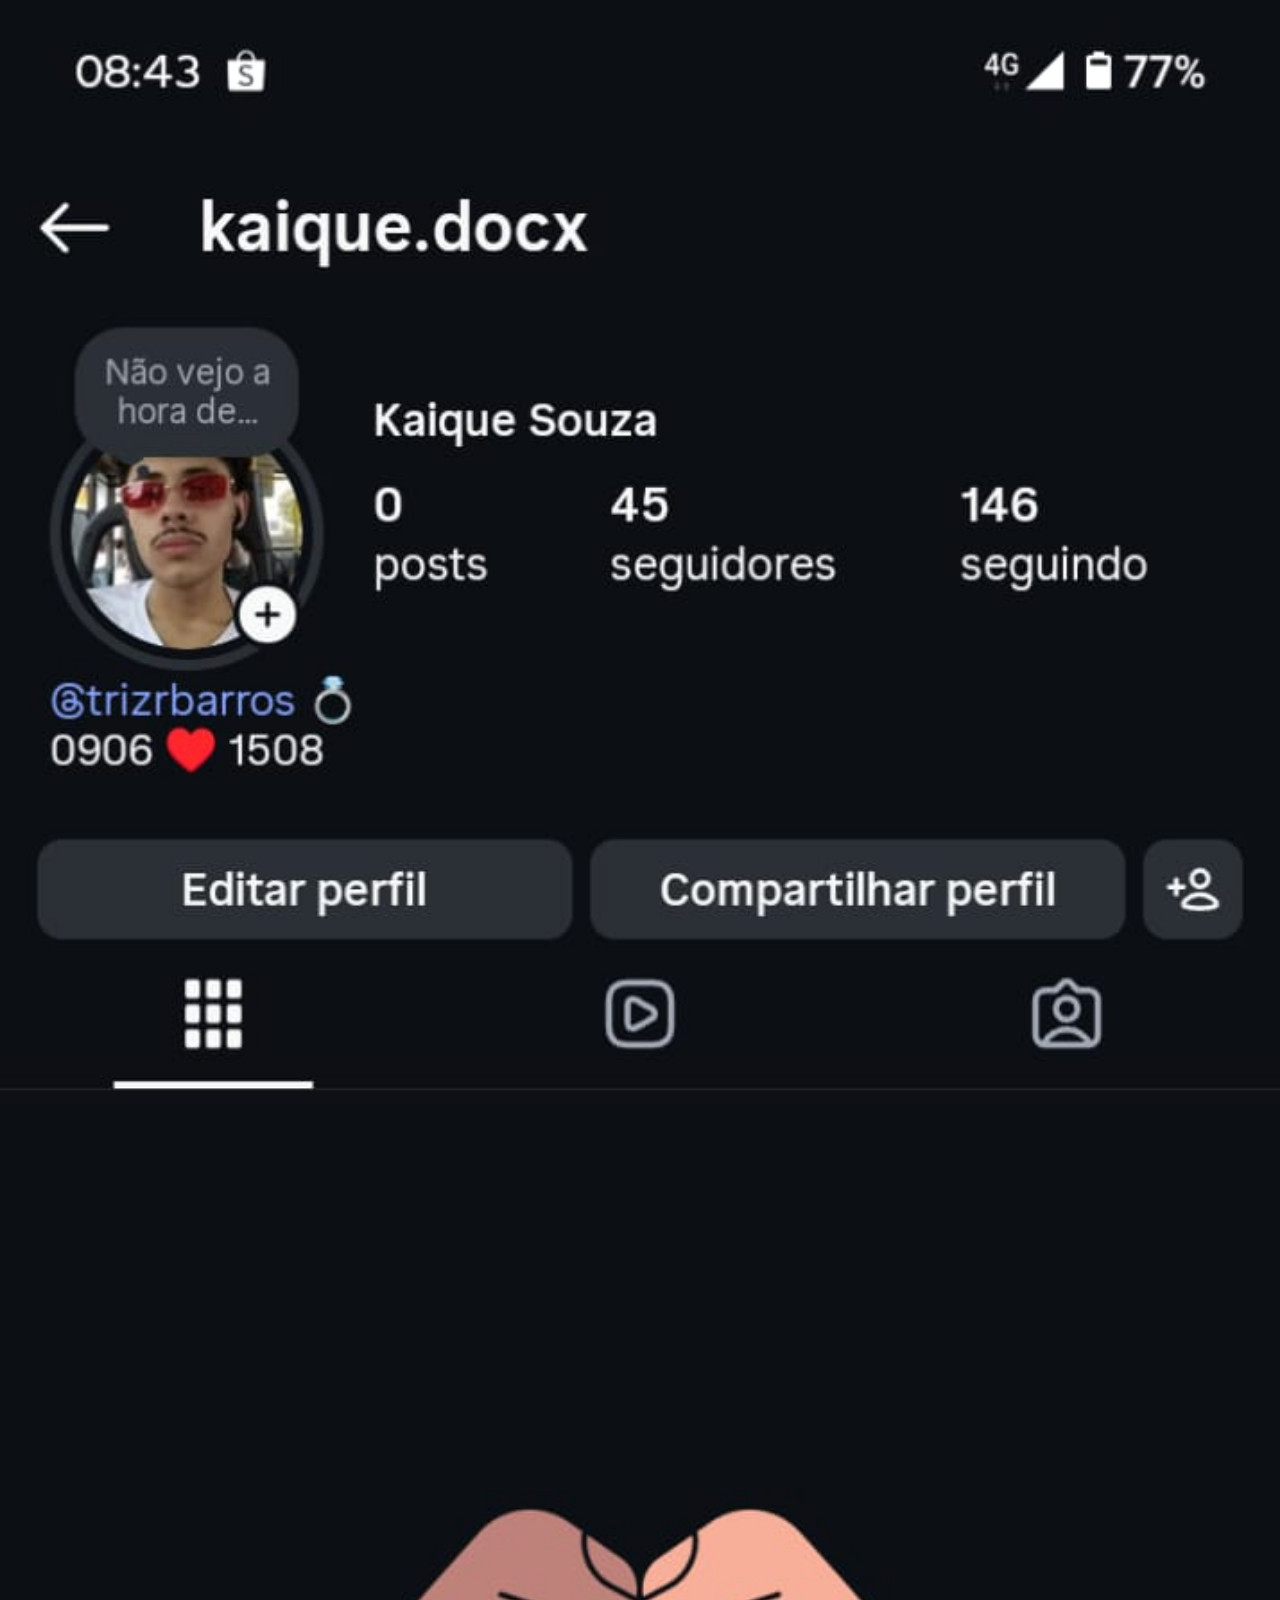
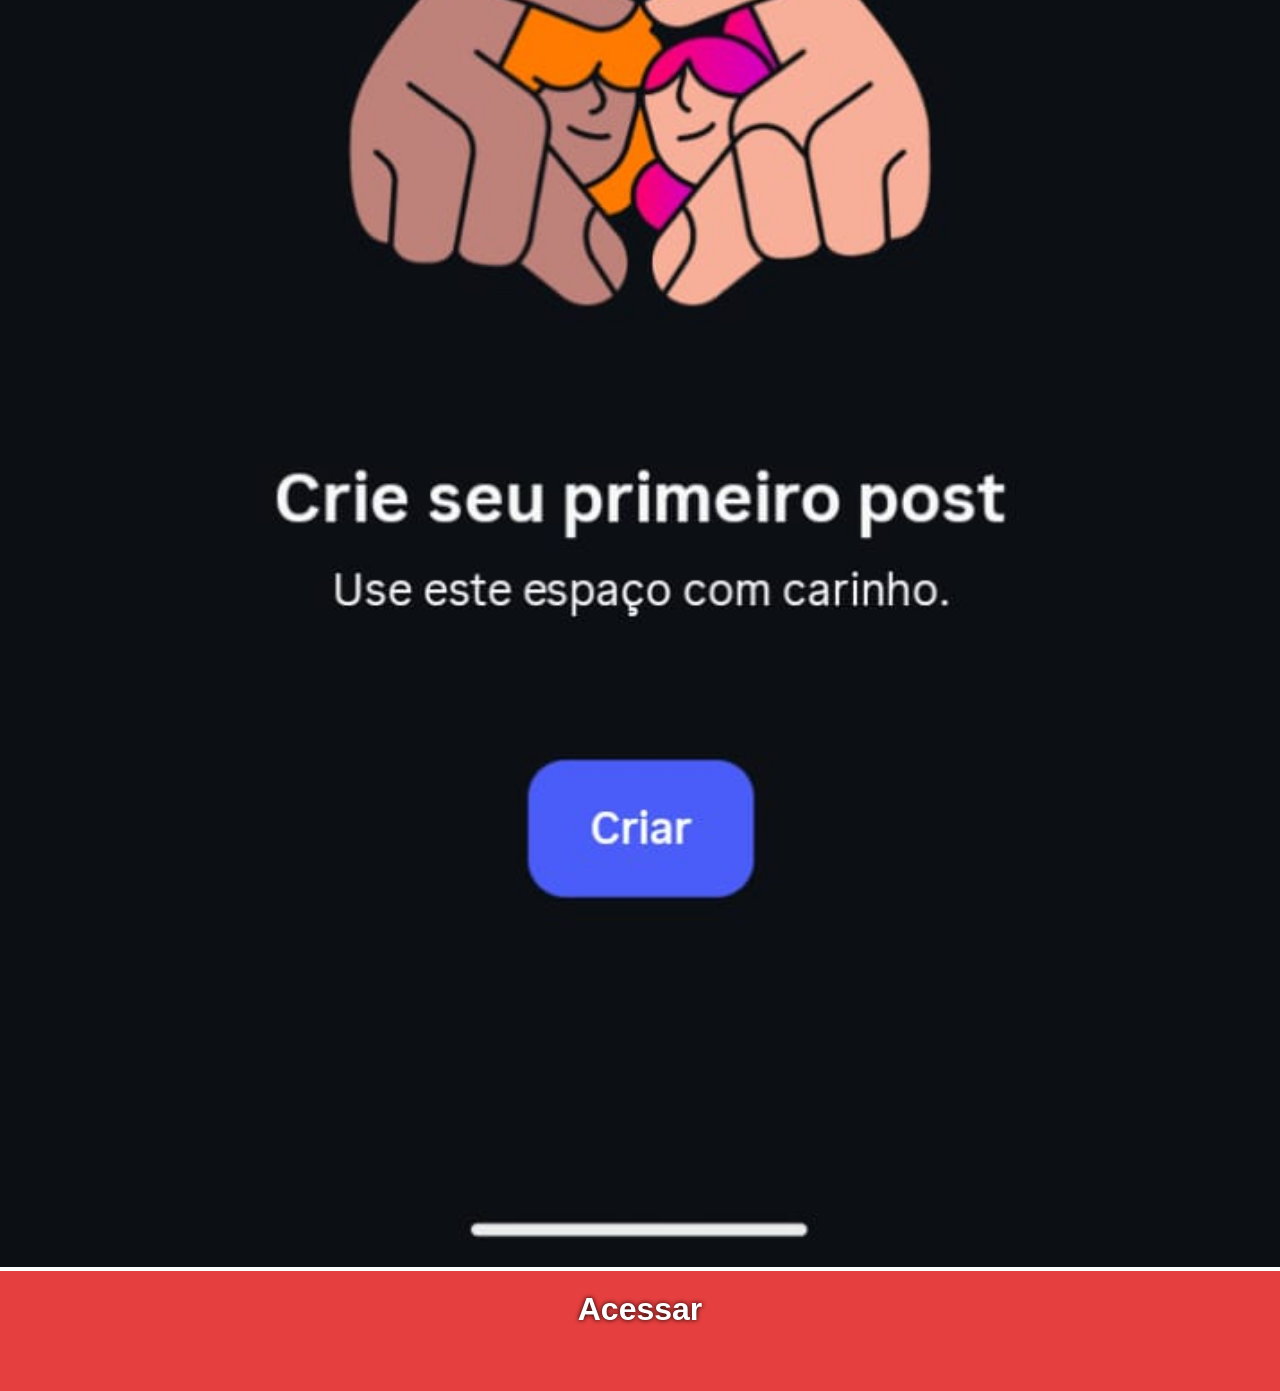
<file: projeto-redes/pages/instagram.html>
<!DOCTYPE html>
<html lang="pt-br">
<head>
    <meta charset="UTF-8">
    <meta name="viewport" content="width=device-width, initial-scale=1.0">
    <title>Document</title>
    <style>
        *{
            margin: 0px;
            padding: 0px;
        }

        ::-webkit-scrollbar{
            width: 0px;
            height: 0px;
        }

        body {
            font-family: 'Segoe UI', Tahoma, Geneva, Verdana, sans-serif;
            margin: 0px;
            padding: 0px;
            background-size: black;
        }
        
        img {
            margin: 0px;
            width: 100dvw;
        }
        footer {
            height: 80px;
            padding: 20px;
            margin: 0px;
            background-color: #e53f3f;
        }
        footer > a {
            display: block;
            color: white;
            font-weight: bold;
            font-size: 2em;
            text-align: center;
            text-decoration: none;
            text-shadow: 0px 0px 5px #000000ff;
            transition: all 0.3s;
        }

        footer > a:hover {
            scale: 1.1;
            text-shadow: 0px 0px 10px #000000ff;
            text-decoration: underline;
        }
    </style>
</head>
<body>
    <img src="../images/instagram.jpeg" alt="Meu Youtube">
    <footer>
        <a href="https://www.instagram.com/kaique.docx?igsh=MXVlanh6aTJkZDh1Mw==" target="_blank">Acessar</a>
    </footer>
</body>
</html>
</file>
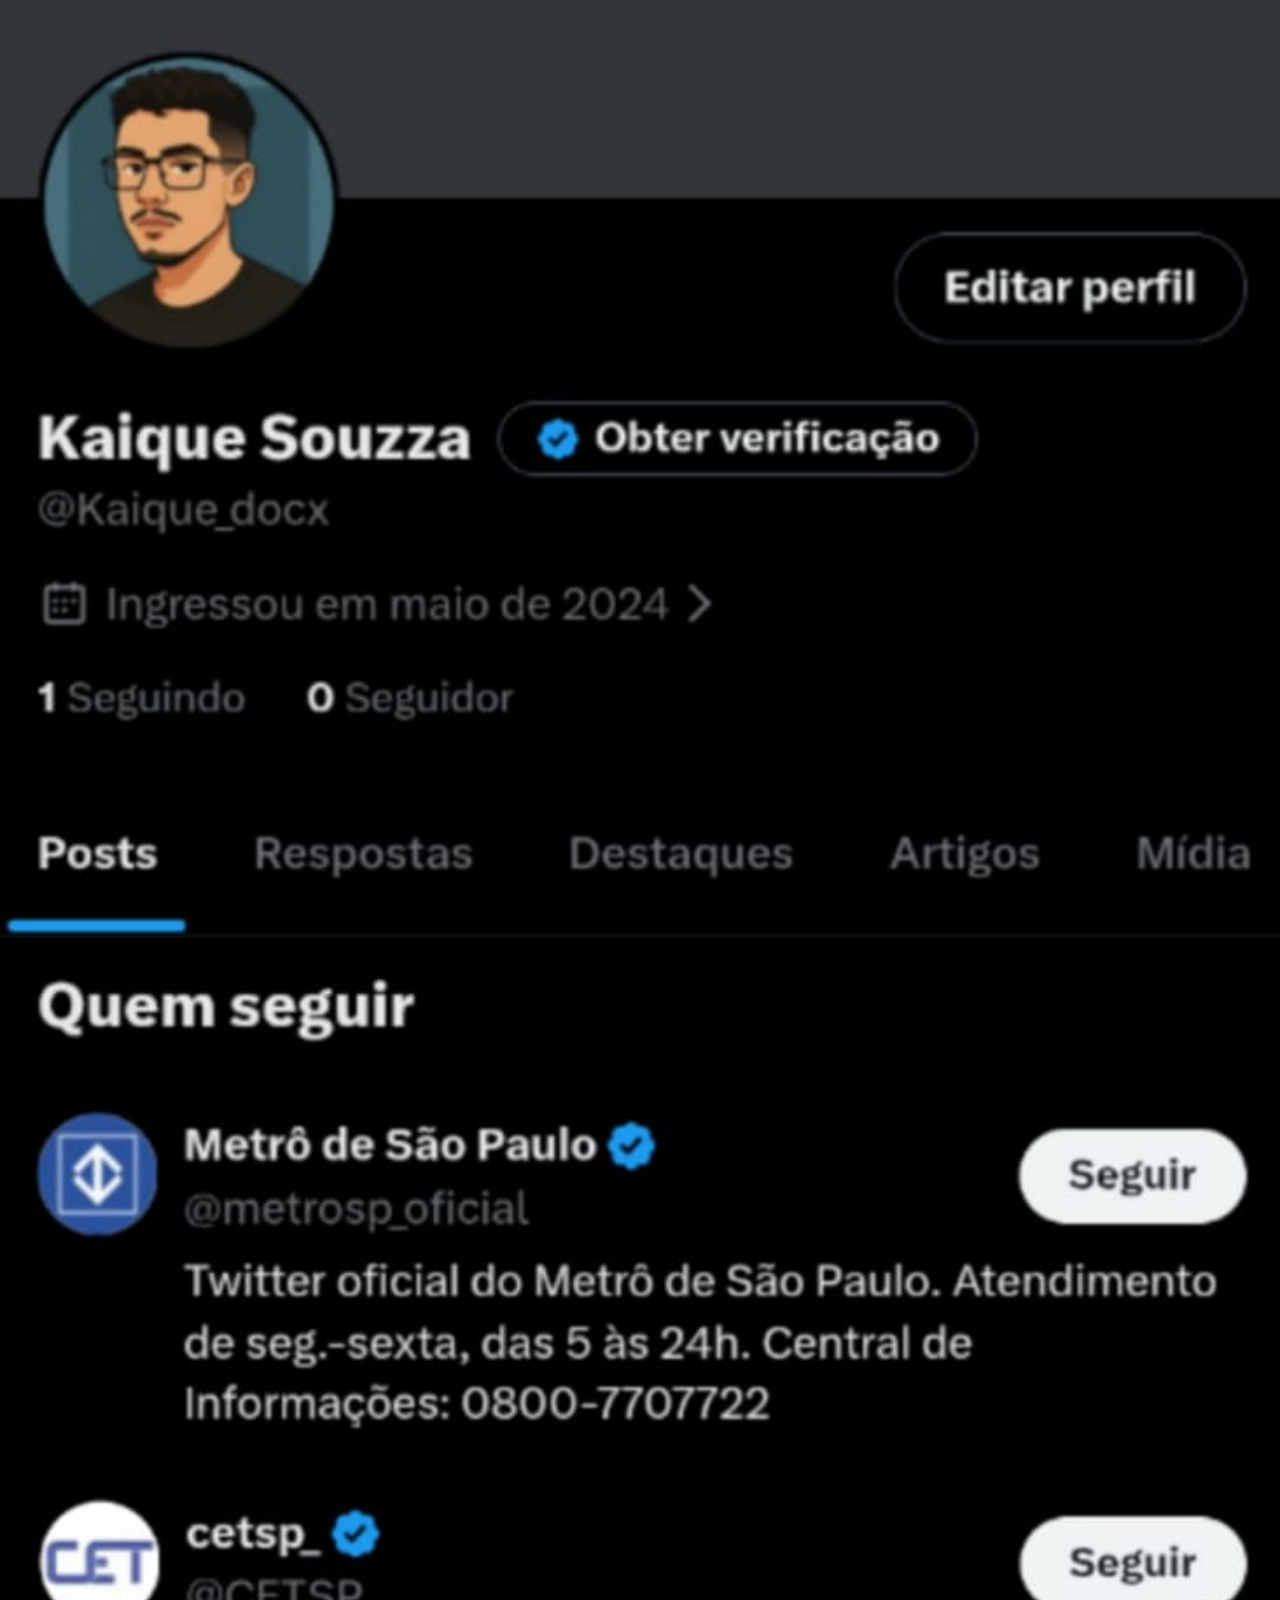
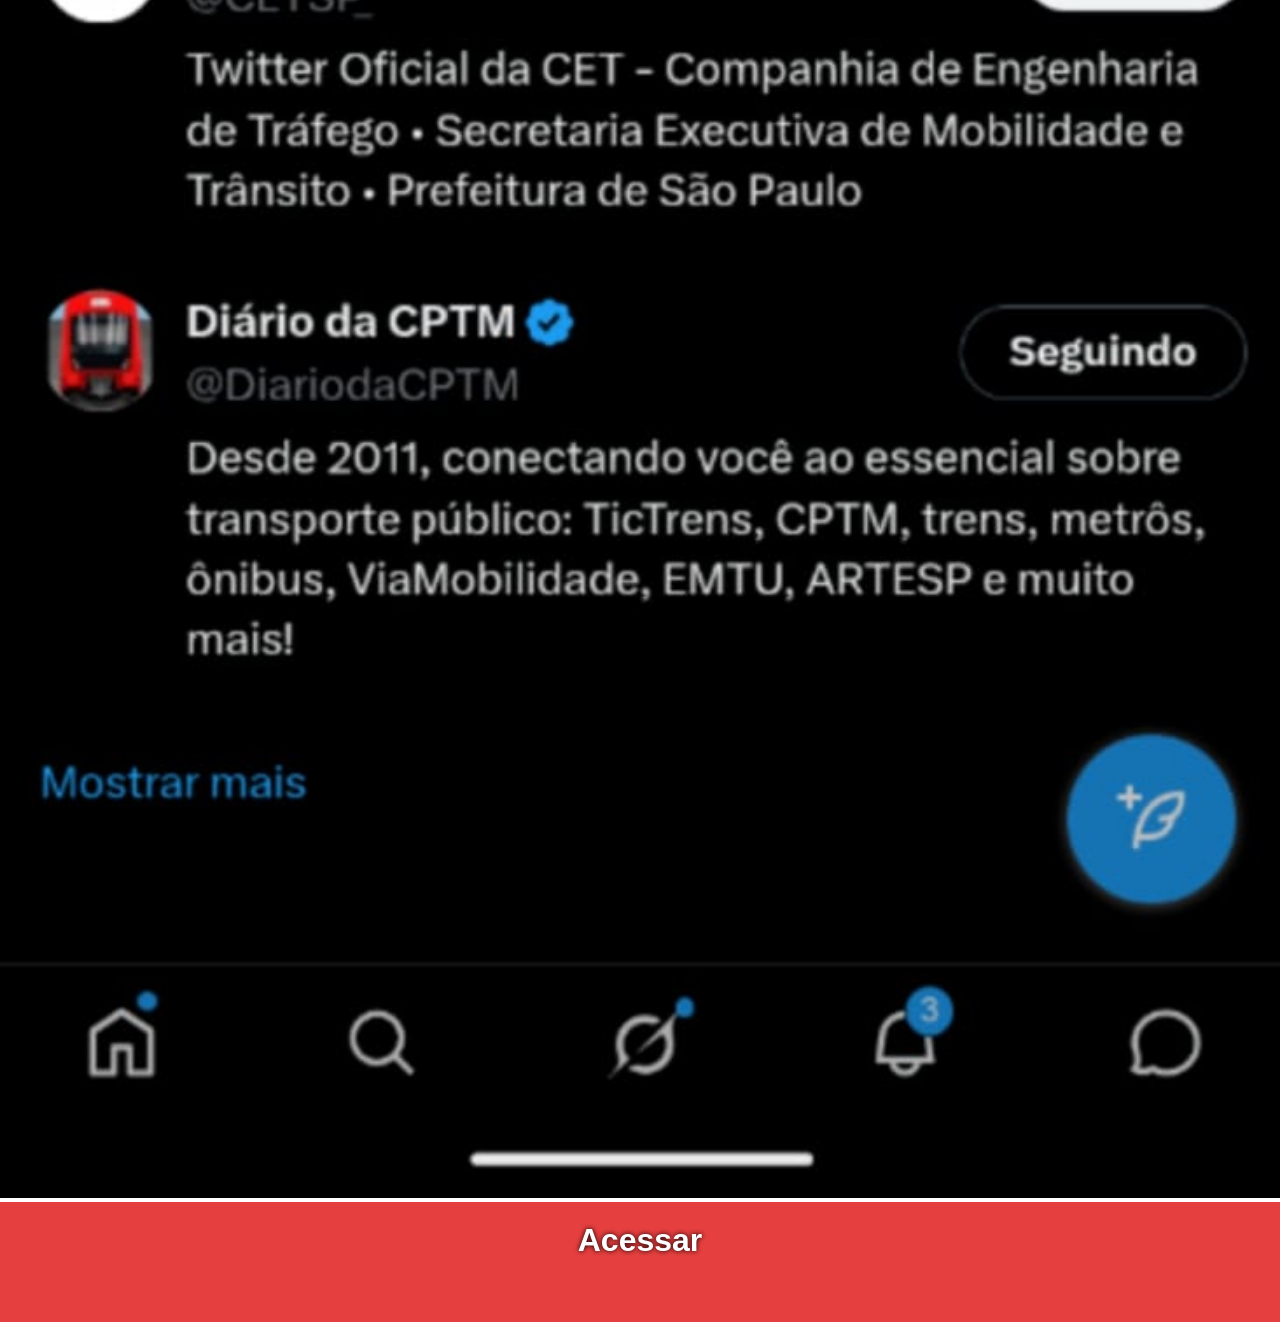
<file: projeto-redes/pages/twitter.html>
<!DOCTYPE html>
<html lang="pt-br">
<head>
    <meta charset="UTF-8">
    <meta name="viewport" content="width=device-width, initial-scale=1.0">
    <title>Document</title>
    <style>
        *{
            margin: 0px;
            padding: 0px;
        }

        ::-webkit-scrollbar{
            width: 0px;
            height: 0px;
        }

        body {
            font-family: 'Segoe UI', Tahoma, Geneva, Verdana, sans-serif;
            margin: 0px;
            padding: 0px;
            background-size: black;
        }
        
        img {
            margin: 0px;
            width: 100dvw;
        }
        footer {
            height: 80px;
            padding: 20px;
            margin: 0px;
            background-color: #e53f3f;
        }
        footer > a {
            display: block;
            color: white;
            font-weight: bold;
            font-size: 2em;
            text-align: center;
            text-decoration: none;
            text-shadow: 0px 0px 5px #000000ff;
            transition: all 0.3s;
        }

        footer > a:hover {
            scale: 1.1;
            text-shadow: 0px 0px 10px #000000ff;
            text-decoration: underline;
        }
    </style>
</head>
<body>
    <img src="../images/twitter.jpeg" alt="Meu Youtube">
    <footer>
        <a href="https://x.com/Kaique_docx" target="_blank">Acessar</a>
    </footer>
</body>
</html>
</file>
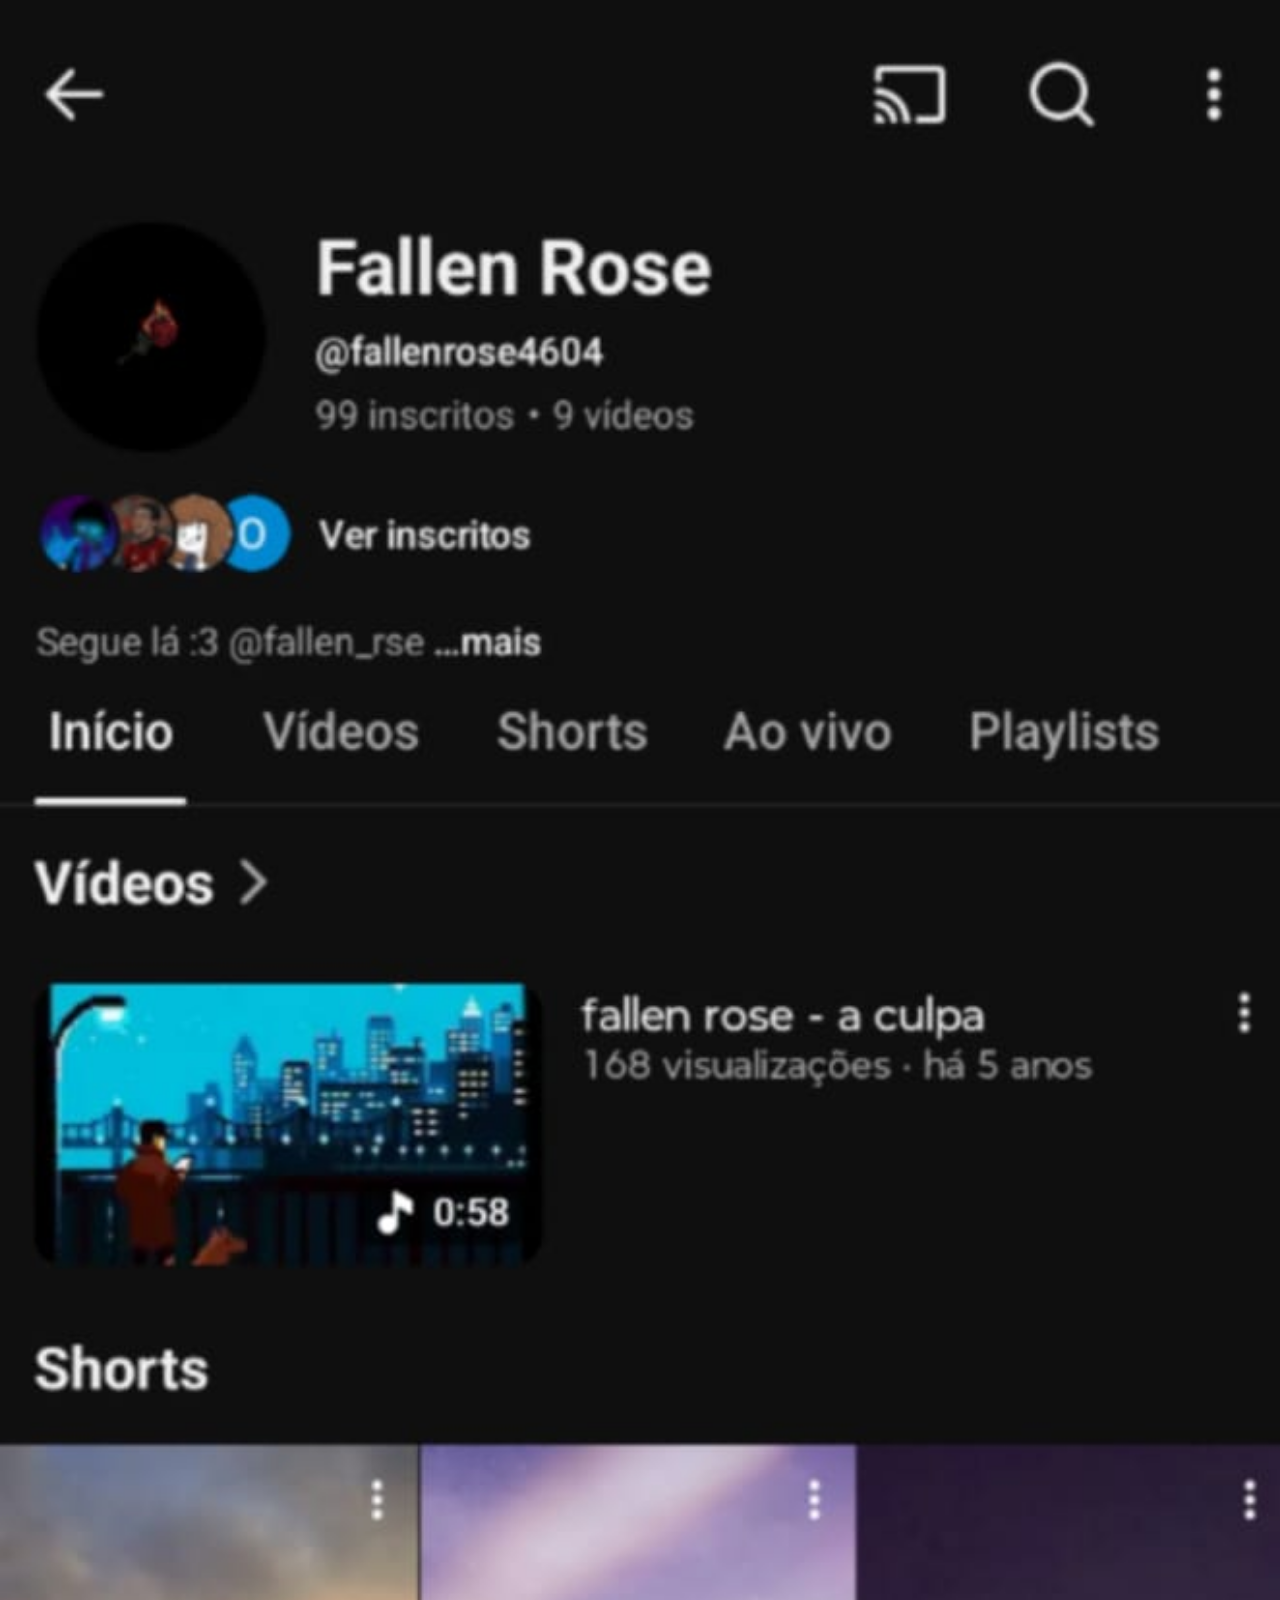
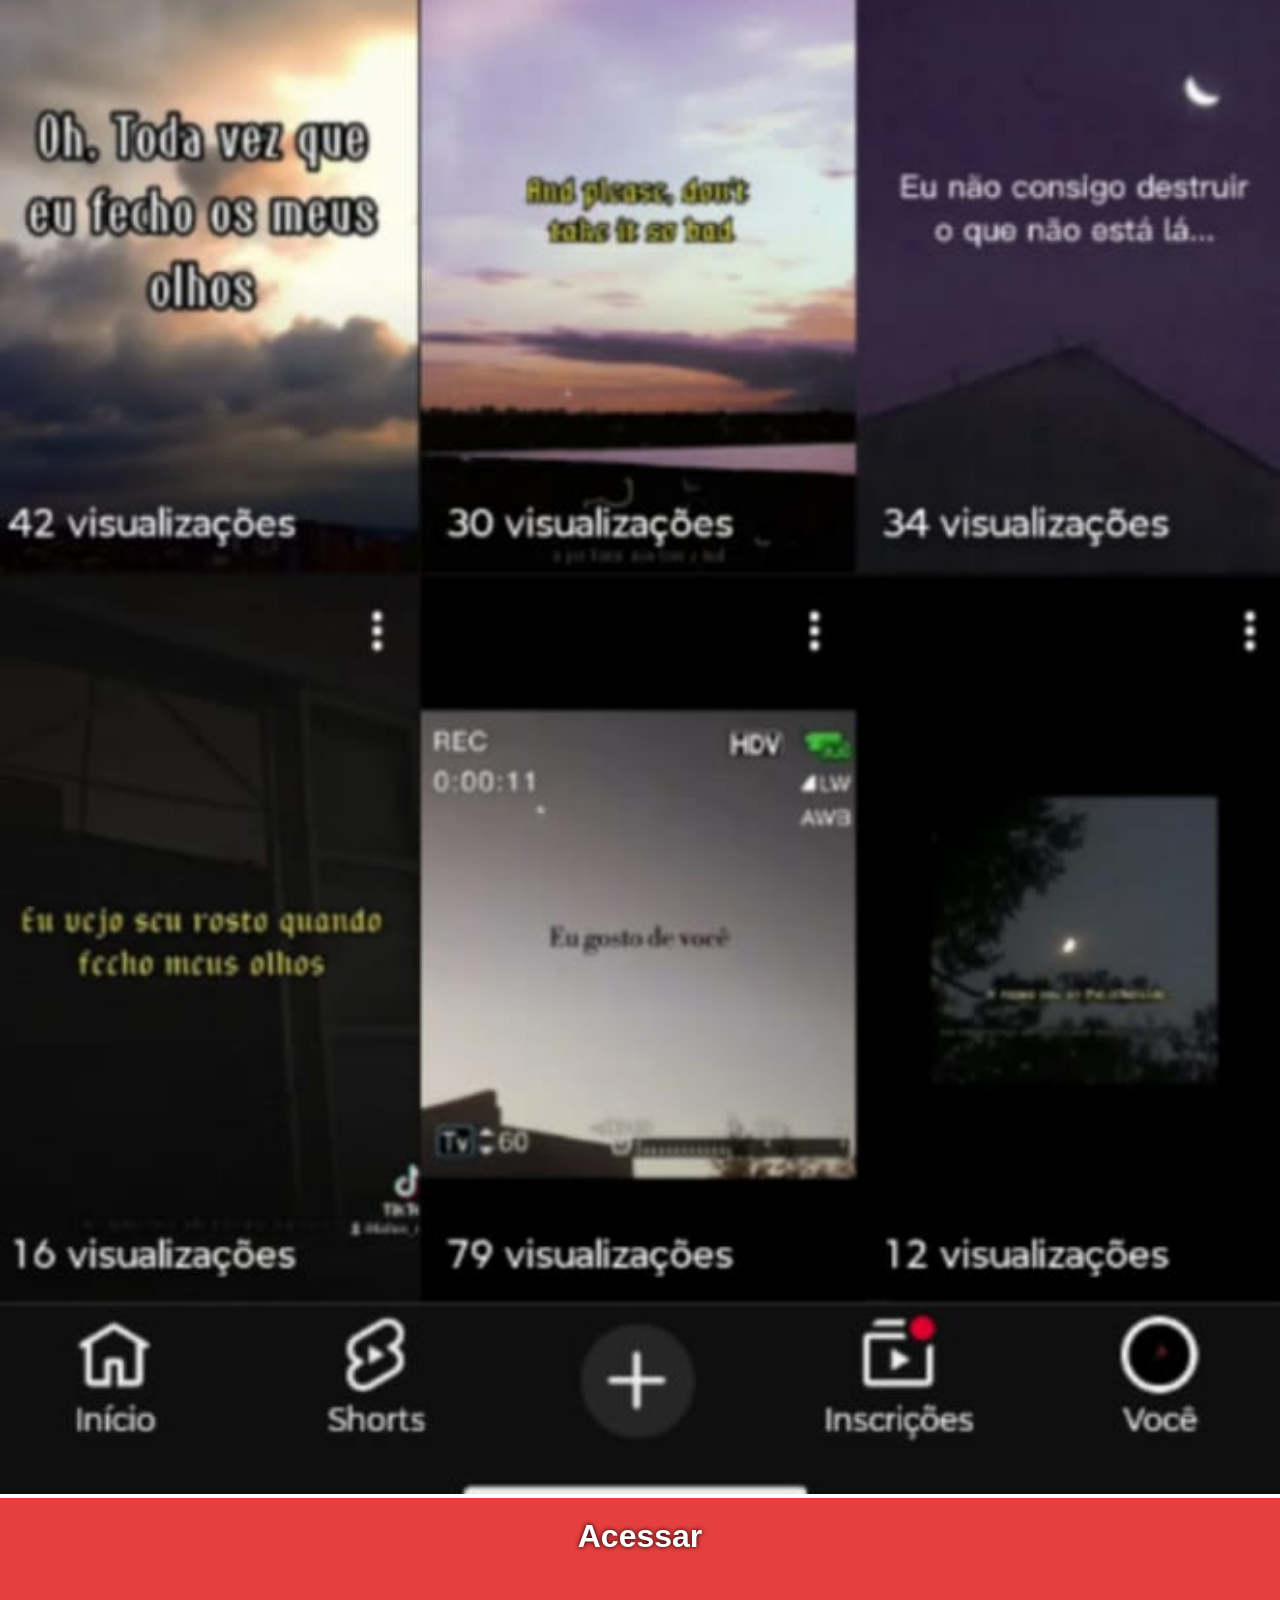
<file: projeto-redes/pages/youtube.html>
<!DOCTYPE html>
<html lang="pt-br">
<head>
    <meta charset="UTF-8">
    <meta name="viewport" content="width=device-width, initial-scale=1.0">
    <title>Document</title>
    <style>
        *{
            margin: 0px;
            padding: 0px;
        }

        ::-webkit-scrollbar{
            width: 0px;
            height: 0px;
        }

        body {
            font-family: 'Segoe UI', Tahoma, Geneva, Verdana, sans-serif;
            margin: 0px;
            padding: 0px;
            background-size: black;
        }
        
        img {
            margin: 0px;
            width: 100dvw;
        }
        footer {
            height: 80px;
            padding: 20px;
            margin: 0px;
            background-color: #e53f3f;
        }
        footer > a {
            display: block;
            color: white;
            font-weight: bold;
            font-size: 2em;
            text-align: center;
            text-decoration: none;
            text-shadow: 0px 0px 5px #000000ff;
            transition: all 0.3s;
        }

        footer > a:hover {
            scale: 1.1;
            text-shadow: 0px 0px 10px #000000ff;
            text-decoration: underline;
        }
    </style>
</head>
<body>
    <img src="../images/youtube.jpeg" alt="Meu Youtube">
    <footer>
        <a href="https://www.youtube.com/@fallenrose4604" target="_blank">Acessar</a>
    </footer>
</body>
</html>
</file>
<file: style.css>
/* ===== RESET ===== */
* {
  margin: 0;
  padding: 0;
  box-sizing: border-box;
  font-family: "JetBrains Mono", monospace;
  border-radius: 5px;
}

body {
  background: #210D3B;
  color: #DBCAFF;
  overflow-x: hidden;
}

/* ===== BACKGROUND ===== */
body::before {
  content: "";
  position: fixed;
  inset: 0;
  background:
    linear-gradient(rgba(255,255,255,0.03) 1px, transparent 1px),
    linear-gradient(90deg, rgba(255,255,255,0.03) 1px, transparent 1px);
  background-size: 60px 60px;
  z-index: -2;
}

body::after {
  content: "";
  position: fixed;
  inset: 0;
  background:
    radial-gradient(circle at 20% 20%, rgba(157,90,246,0.25), transparent 40%),
    radial-gradient(circle at 80% 30%, rgba(99,102,241,0.2), transparent 45%);
  filter: blur(40px);
  z-index: -1;
}

/* ===== TERMINAL ===== */
.hero {
  padding: 100px 20px;
  display: flex;
  justify-content: center;
}

.terminal {
  background: rgba(15, 21, 53, 0.6);
  border: 2px solid #4C1D95;
  padding: 25px;
  width: min(700px, 90%);
  backdrop-filter: blur(12px);
  box-shadow: 0 0 30px rgba(157,90,246,0.2);
  position: relative;
  animation: float 6s infinite ease-in-out;
}

/* scanline */
.terminal::before {
  content: "";
  position: absolute;
  inset: 0;
  background: linear-gradient(
    transparent,
    rgba(255,255,255,0.03),
    transparent
  );
  animation: scan 5s linear infinite;
}

.prompt {
  color: #9D5AF6;
}

.output {
  color: #FFB300;
}

/* ===== SEÇÕES ===== */
.section {
  max-width: 900px;
  margin: auto;
  padding: 50px 20px;
  animation: fadeUp 0.8s ease both;
}

.section h2 {
  color: #9D5AF6;
  margin-bottom: 20px;
  text-transform: uppercase;
  letter-spacing: 2px;
  border-bottom: 2px solid #4C1D95;
  padding-bottom: 10px;
}

/* ===== CARDS ===== */
.grid {
  display: grid;
  grid-template-columns: repeat(auto-fit, minmax(220px, 1fr));
  gap: 20px;
}

.card {
  background: rgba(15, 21, 53, 0.7);
  border: 2px solid #4C1D95;
  padding: 20px;
  position: relative;
  transition: 0.3s;
  overflow: hidden;
}

.card:hover {
  transform: translateY(-10px);
  box-shadow:
    0 0 25px rgba(157,90,246,0.3),
    0 0 60px rgba(99,102,241,0.2);
}

/* efeito neon passando */
.card::before {
  content: "";
  position: absolute;
  inset: 0;
  background: linear-gradient(
    120deg,
    transparent,
    rgba(157,90,246,0.5),
    transparent
  );
  transform: translateX(-120%);
}

.card:hover::before {
  animation: shine 1s;
}

.card h3 {
  margin-bottom: 10px;
}

.card a {
  color: #FFB300;
  text-decoration: none;
}

/* ===== SKILLS ===== */
.skills {
  display: flex;
  flex-wrap: wrap;
  gap: 10px;
}

.skills span {
  border: 1px solid #4C1D95;
  padding: 8px 12px;
  background: rgba(99,102,241,0.15);
  transition: 0.3s;
}

.skills span:hover {
  transform: scale(1.1);
  box-shadow: 0 0 15px rgba(157,90,246,0.3);
}

/* ===== CONTATO ===== */
footer {
    padding: 20px;
}

footer h2 {
  text-align: center;
  color: #9D5AF6;
  margin-bottom: 20px;
  text-transform: uppercase;
  letter-spacing: 2px;
  border-top: 2px solid #4C1D95;
  padding-top: 10px;
}

.social-icons {
    display: flex;
    justify-content: center;
    align-items: center;
    gap: 15px;
    margin-top: 10px;
}

.social-icons a {
    width: 45px;
    height: 45px;
    border: 2px solid #4C1D95;
    display: flex;
    align-items: center;
    justify-content: center;
    color: #9D5AF6;
    font-size: 1.2rem;
    transition: 0.3s;
    position: relative;
    overflow: hidden;
}

.social-icons a:hover {
    color: #DBCAFF;
    transform: translateY(-5px) scale(1.1);
    box-shadow:
        0 0 15px rgba(157,90,246,0.5),
        0 0 30px rgba(99,102,241,0.3);
    border-color: #9D5AF6;
}

/* efeito neon passando */
.social-icons a::before {
    content: "";
    position: absolute;
    inset: 0;
    background: linear-gradient(
        120deg,
        transparent,
        rgba(157,90,246,0.5),
        transparent
    );
    transform: translateX(-120%);
}

.social-icons a:hover::before {
    animation: shine 0.8s;
}

/* ===== ANIMAÇÕES ===== */
@keyframes fadeUp {
  from {
    opacity: 0;
    transform: translateY(30px);
  }
  to {
    opacity: 1;
    transform: translateY(0);
  }
}

@keyframes float {
  0%,100% { transform: translateY(0); }
  50% { transform: translateY(-10px); }
}

@keyframes scan {
  0% { transform: translateY(-100%); }
  100% { transform: translateY(100%); }
}

@keyframes shine {
  to { transform: translateX(120%); }
}
</file>
<file: projeto-android/style.css>
@charset "UTF-8";

@import url('https://fonts.googleapis.com/css2?family=Plus+Jakarta+Sans:ital,wght@0,200..800;1,200..800&display=swap');

@font-face {
    font-family: 'android';
    src: url('fonts/idroid.otf') format('opentype');
}

:root {
    --cor0: #16380c;
    --cor1: #3a8325;
    --cor2: #30DB00;
    --cor3: #ABFF94;
    --cor4: #D7FFCC;

}

* {
    margin: 0px;
    padding: 0px;
}

body {
    font-family: 'Plus Jakarta Sans', Arial, Helvetica, sans-serif;
    background-color: var(--cor3);
    padding: 10px;
}

header {
    background-image: linear-gradient(180deg, var(--cor2), var(--cor1));
    margin: -10px -10px 0px -10px;
    padding: 10px 20px 5px 20px;
}

header > h1 {
    font-family: 'Plus Jakarta Sans', Arial, Helvetica, sans-serif;
    font-weight: bolder;
    font-size: 2em;
    text-align: center;
    color: #fff;
    text-shadow: 2px 2px 4px #00000080;
}

#slogan {
    text-align: center;
    width: 300px;
    margin: auto;
    padding: 30px 0px;
    color: #fff;
    text-shadow: 2px 2px 4px #00000080;
}

nav {
    display: flex;
    flex-wrap: wrap;
    justify-content: left;
}

nav > a {
    padding: 15px;
    margin: 5px 5px;
    background-color: var(--cor1);
    color: #fff;
    text-decoration: none;
    font-weight: bolder;
    border-radius: 10px;
}

nav a:hover {
    background-color: var(--cor2);
    color: var(--cor0);
    transition-duration: 0.5s;
}

main {
    background-color: #fff;
    min-width: 280px;
    max-width: 600px;
    margin: auto;
    padding: 20px;
    border-radius: 0px 0px 15px 15px;
    box-shadow: 5px 5px 10px #00000080;
}

h1 {
    font-family: 'android', Arial, Helvetica, sans-serif;
    color: var(--cor1);
    font-size: 2em;
}

h2 {
    font-family: 'android', Arial, Helvetica, sans-serif;
    color: var(--cor1);
    background-image: linear-gradient(90deg, var(--cor3), #fff);
    padding: 5px;
}

main p {
    margin: 20px 0px;
    text-indent: 30px;
    text-align: justify;
    font-size: 0.8em;
}

main  strong {
    font-weight: bolder;
    color: var(--cor1);
}

main a[target="_blank"] {
    color:var(--cor1);
    text-decoration: none;
    font-weight: bold;
    background-color: #abff9480;
}

main a[target="_blank"]:hover{
    text-decoration: underline;
    color: var(--cor2);
}

main a[target="_blank"]::after {
  content: " 🔗";
}

img {
    width: 100%;
    display: block;
    margin: auto;
}

#bugdroid {
    max-width: 300px;
}

div.video {
    background-color: var(--cor0);
    margin: 0px -20px 20px -20px;
    padding: 0px;
    padding-bottom: 60%;
    position: relative;
}

div.video > iframe {
    position: absolute;
    top: 2.5%;
    left: 2.5%;
    width: 95%;
    height: 95%;
}

aside {
    background-color: var(--cor4);
    padding: 10px;
    border-radius:15px;
    box-shadow: 2px 2px 5px #00000080;
}

h3 {
    background-color: var(--cor1);
    color: #fff;
    padding: 20px;
    margin: -10px -10px 0px -10px;
    border-radius: 15px 15px 0px 0px;
}

aside ul {
    list-style-type: '\2714\00A0\00A0';
    list-style-position: inside;
    columns: 2;
    font-size: 0.8em;
}

footer {
    color: #fff;
    width: 100%;
    background-color: var(--cor0);
    text-align: center;
    padding: 10px;
    margin: 50px -10px -10px -10px;
}

footer > a {
    color: #fff;
    text-decoration: none;
    font-weight: bold;
}

footer > a:hover {
    color: #ABFF94;
    text-decoration: underline;
}
</file>
<file: projeto-cordel/styles/style.css>
@charset "UTF-8";

@import url('https://fonts.googleapis.com/css2?family=Birthstone&display=swap');

@import url('https://fonts.googleapis.com/css2?family=Crimson+Text:ital,wght@0,400;0,600;0,700;1,400;1,600;1,700&display=swap');

:root {
    --fonte01: "Crimson Text", "Times New Roman", serif;
    --fonte02: "Birthstone", cursive;
}

* {
    padding: 0px;
    margin: 0px;
}

body {
    font-family: var(--fonte01);
}

header {
    background-color: black;
    color: white;
    padding: 40px;
}

header > h1 {
    text-align: center;
    font-variant: small-caps;
    font-size: 7vw;
}

header > p {
    text-align: center;
}

a {
    color: white;
    text-decoration: none;
}

a:hover {
    text-decoration: underline;
}

section {
    line-height: 1.5em;
    padding: 40px 20px;
    font-size: 4vw;
    font-family: var(--fonte02);
}

section > p {
    margin: 30px 0px;
}

section.normal {
    background-color: white;
    color: black;
}

section.imagem {
    background-color: darkslategrey;
    color: white;
    box-shadow: inset 10px 10px 10px rgba(0, 0, 0, 0.6);
    background-size: cover;
    background-attachment: fixed;
}

#img1 {
    background-image: url(../images/background001.jpg);
    background-position: center center;
}

#img2 {
    background-image: url(../images/background002.jpg);
    background-position: right bottom;
}

section.imagem > p {
    display: inline-block;
    background-color: rgba(0, 0, 0, 0.4);
    padding: 10px;
}

footer {
    background-color: black;
    color: white;
    padding: 10px;
    text-align: center;
}
</file>
<file: projeto-redes/style.css>
@charset "UTF-8";

* {
    margin: 0px;
    padding: 0px;
}

body {
    position: relative;
    background: black url(images/fundo-madeira.jpg) center top no-repeat fixed;
    background-size: cover;
    width: 98dvw;
    height: 100dvh;
}

#tel {
    position: absolute;
    top: 50%;
    left: 50%;
    transform: translate(-50%, -50%);
    background: url(images/frame-iphone.png) center top no-repeat fixed;
    width: 311px;
    height: 627px;
}

iframe {
    position: absolute;
    top: 79px;
    left: 21px;
    width: 269px;
    height: 473px;
}

#btns {
    text-align: right;
}

a {
    box-sizing: border-box;
}

img {
    width: 80px;
    margin: 10px;
    border-radius: 50%;
    box-shadow: 2px 2px 5px rgba(0, 0, 0, 0.6);
    box-sizing: border-box;
    transition: transform .5s;
}

img:hover{
    border: 2px solid rgba(255, 255, 255, 0.6);
    transform: translate(-3px, -3px);
    box-shadow: 5px 5px 10px rgba(0, 0, 0, 0.6);
}
</file>
